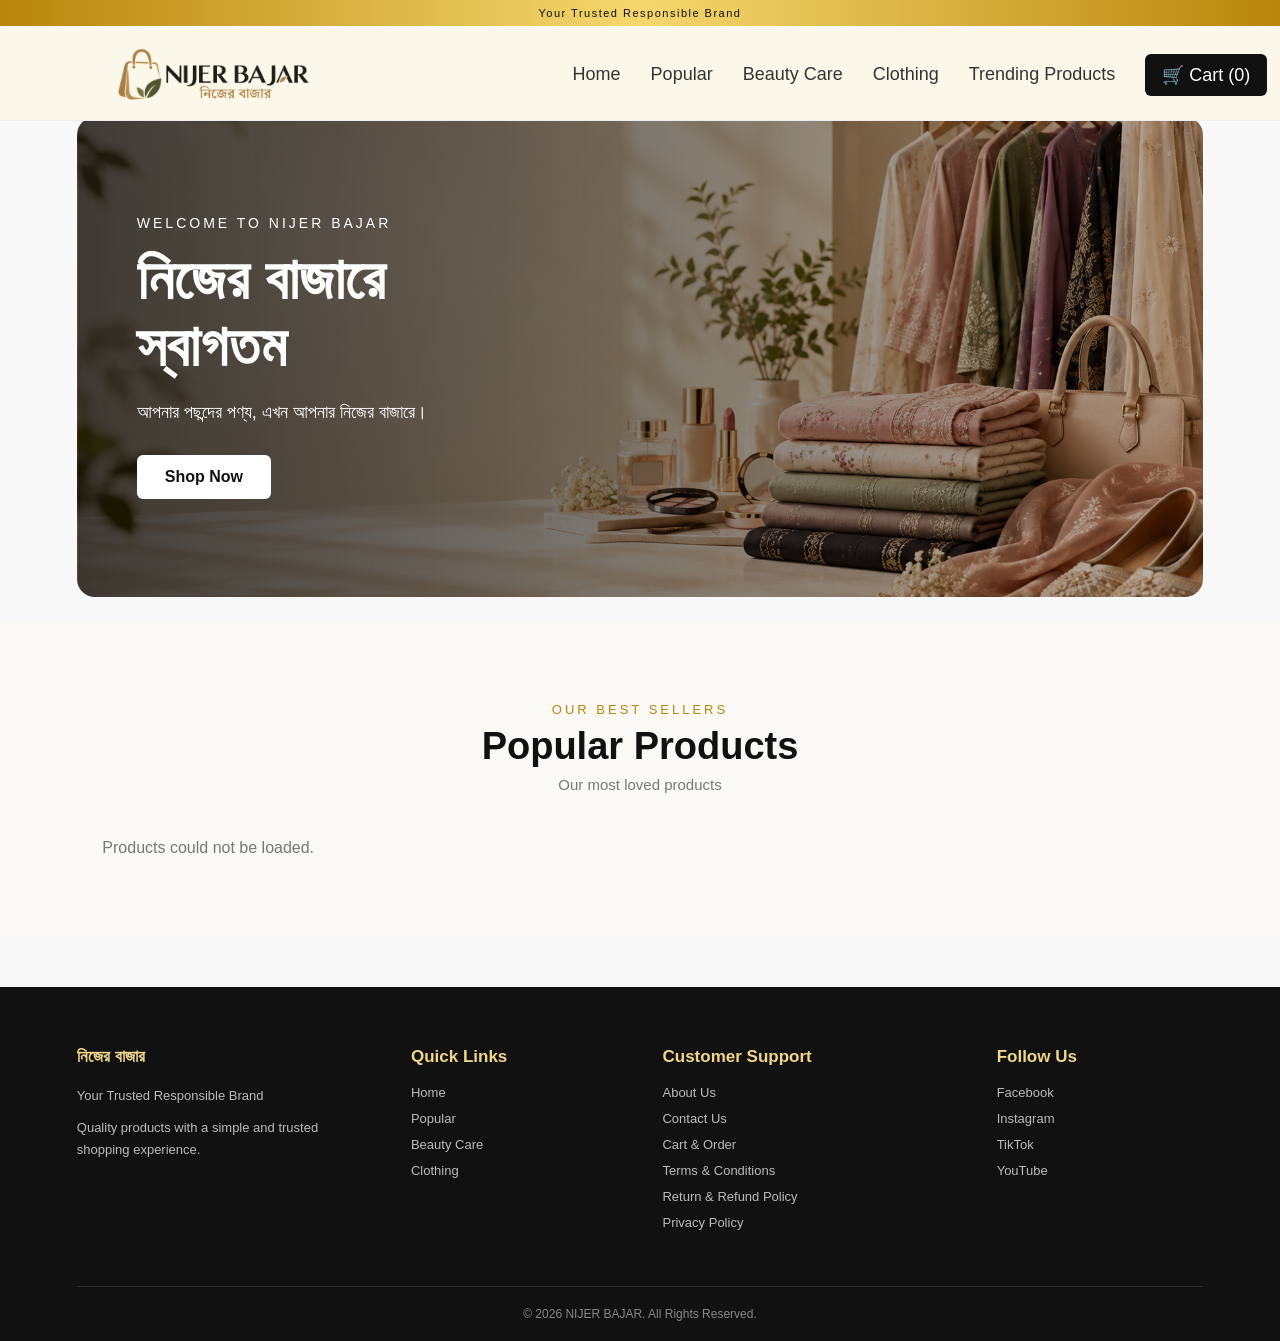
<file: index.html>
<!DOCTYPE html>
<html lang="bn">
<head>
    <meta charset="UTF-8">
    <meta name="viewport" content="width=device-width, initial-scale=1.0">

    <title>নিজের বাজার | Nijer Bajar</title>

    <link rel="stylesheet" href="style.css">

    <!-- Meta Pixel Code -->
<script>
!function(f,b,e,v,n,t,s)
{if(f.fbq)return;n=f.fbq=function(){n.callMethod?
n.callMethod.apply(n,arguments):n.queue.push(arguments)};
if(!f._fbq)f._fbq=n;n.push=n;n.loaded=!0;n.version='2.0';
n.queue=[];t=b.createElement(e);t.async=!0;
t.src=v;s=b.getElementsByTagName(e)[0];
s.parentNode.insertBefore(t,s)}(window, document,'script',
'https://connect.facebook.net/en_US/fbevents.js');
fbq('init', '977472208708861');
fbq('track', 'PageView');
</script>
<noscript><img height="1" width="1" style="display:none"
src="https://www.facebook.com/tr?id=977472208708861&ev=PageView&noscript=1"
/></noscript>
<!-- End Meta Pixel Code -->

    <!-- Google Tag Manager -->
<script>(function(w,d,s,l,i){w[l]=w[l]||[];w[l].push({'gtm.start':
new Date().getTime(),event:'gtm.js'});var f=d.getElementsByTagName(s)[0],
j=d.createElement(s),dl=l!='dataLayer'?'&l='+l:'';j.async=true;j.src=
'https://www.googletagmanager.com/gtm.js?id='+i+dl;f.parentNode.insertBefore(j,f);
})(window,document,'script','dataLayer','GTM-WKDDGDBN');</script>
<!-- End Google Tag Manager -->
</head>

<body>

    <!-- Google Tag Manager (noscript) -->
<noscript><iframe src="https://www.googletagmanager.com/ns.html?id=GTM-WKDDGDBN"
height="0" width="0" style="display:none;visibility:hidden"></iframe></noscript>
<!-- End Google Tag Manager (noscript) -->

    <!-- HEADER -->
    
    <div class="top-tagline">
    Your Trusted Responsible Brand
</div>

    <header class="header">
       <a href="index.html" class="logo">
    <img src="images/logo.png" alt="Nijer Bajar Logo">
</a>

        <nav class="nav">
            <a href="#">Home</a>
            <a href="popular.html">Popular</a>
            <a href="beauty.html">Beauty Care</a>
            <a href="clothing.html">Clothing</a>
            <a href="affiliate.html">Trending Products</a>

            <a href="cart.html" class="cart">🛒 Cart (0)</a>
        </nav>

    </header>

    <!-- HERO -->
    <section class="hero">

        <div class="hero-content">

            <p class="hero-small">WELCOME TO NIJER BAJAR</p>

            <h1>নিজের বাজারে<br>স্বাগতম</h1>

            <p class="hero-text">
                আপনার পছন্দের পণ্য, এখন আপনার নিজের বাজারে।
            </p>

            <a href="#popular" class="hero-btn">Shop Now</a>

        </div>

    </section>

    <!-- POPULAR PRODUCTS -->
<section class="products-section" id="popular">

    <div class="section-title">
        <p>OUR BEST SELLERS</p>
        <h2>Popular Products</h2>
        <span>Our most loved products</span>
    </div>

    <div class="product-grid" id="product-grid"></div>


</section>

<script src="script.js"></script>



<!-- FOOTER -->

<footer class="footer">

    <div class="footer-container">

        <!-- BRAND -->

        <div class="footer-column">

            <h3>নিজের বাজার</h3>

            <p>
                Your Trusted Responsible Brand
            </p>

            <p>
                Quality products with a simple and
                trusted shopping experience.
            </p>

        </div>


        <!-- QUICK LINKS -->

        <div class="footer-column">

            <h3>Quick Links</h3>

            <a href="index.html">
                Home
            </a>

            <a href="popular.html">
                Popular
            </a>

            <a href="beauty.html">
                Beauty Care
            </a>

            <a href="clothing.html">
                Clothing
            </a>

        </div>


        <!-- CUSTOMER SUPPORT -->

        <div class="footer-column">

            <h3>Customer Support</h3>

            <a href="about.html">
                About Us
            </a>

            <a href="contact.html">
                Contact Us
            </a>

            <a href="cart.html">
                Cart & Order
            </a>

            <a href="terms.html">
                Terms & Conditions
            </a>

            <a href="return-refund.html">
                Return & Refund Policy
            </a>

            <a href="privacy.html">
    Privacy Policy
</a>

        </div>


        <!-- FOLLOW US -->

        <div class="footer-column">

            <h3>Follow Us</h3>

            <a href="https://www.facebook.com/skdigitalhub" target="_blank">
                Facebook
            </a>

            <a href="#" target="_blank">
                Instagram
            </a>

            <a href="#" target="_blank">
                TikTok
            </a>

            <a href="#" target="_blank">
                YouTube
            </a>

        </div>

    </div>


    <!-- FOOTER BOTTOM -->

    <div class="footer-bottom">

        <p>
            © 2026 NIJER BAJAR. All Rights Reserved.
        </p>

    </div>

</footer>


</body>
</html>
</file>
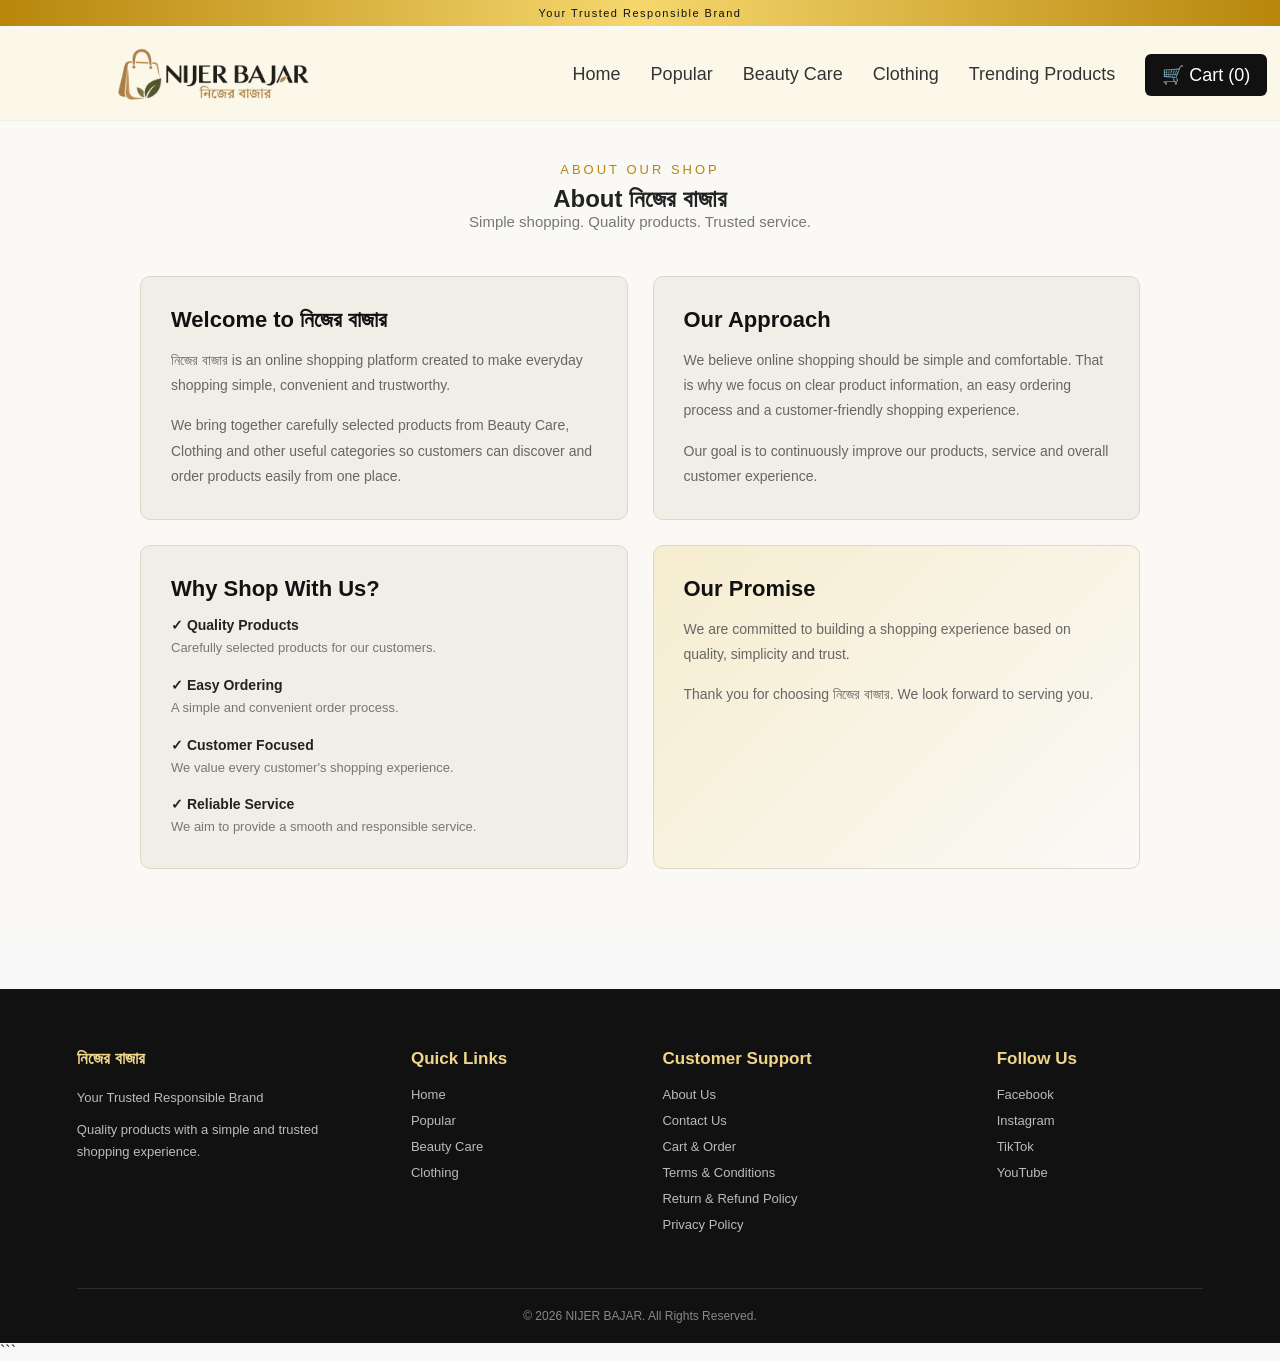
<file: about.html>
<!DOCTYPE html>
<html lang="bn">

<head>
    <meta charset="UTF-8">
    <meta name="viewport" content="width=device-width, initial-scale=1.0">

    <title>About Us | নিজের বাজার</title>

    <link rel="stylesheet" href="style.css">
</head>

<body>

    <!-- TOP TAGLINE -->

    <div class="top-tagline">
        Your Trusted Responsible Brand
    </div>


    <!-- HEADER -->

    <header class="header">

         
<a href="index.html" class="logo">
    <img src="images/logo.png" alt="Nijer Bajar Logo">
</a>

        <nav class="nav">

            <a href="index.html">Home</a>

            <a href="popular.html">Popular</a>

            <a href="beauty.html">Beauty Care</a>

            <a href="clothing.html">Clothing</a>
            <a href="affiliate.html">Trending Products</a>

            <a href="cart.html" class="cart">
                🛒 Cart (0)
            </a>

        </nav>

    </header>


    <!-- ABOUT PAGE -->

    <section class="about-page">

        <div class="section-title">

            <p>ABOUT OUR SHOP</p>

            <h1>About নিজের বাজার</h1>

            <span>
                Simple shopping. Quality products. Trusted service.
            </span>

        </div>


        <div class="about-container">


            <!-- ABOUT INTRO -->

            <div class="about-card">

                <h2>Welcome to নিজের বাজার</h2>

                <p>
                    নিজের বাজার is an online shopping platform created
                    to make everyday shopping simple, convenient and
                    trustworthy.
                </p>

                <p>
                    We bring together carefully selected products from
                    Beauty Care, Clothing and other useful categories
                    so customers can discover and order products
                    easily from one place.
                </p>

            </div>


            <!-- OUR APPROACH -->

            <div class="about-card">

                <h2>Our Approach</h2>

                <p>
                    We believe online shopping should be simple and
                    comfortable. That is why we focus on clear product
                    information, an easy ordering process and a
                    customer-friendly shopping experience.
                </p>

                <p>
                    Our goal is to continuously improve our products,
                    service and overall customer experience.
                </p>

            </div>


            <!-- WHY SHOP WITH US -->

            <div class="about-card">

                <h2>Why Shop With Us?</h2>

                <div class="about-points">

                    <div>
                        <strong>✓ Quality Products</strong>
                        <span>
                            Carefully selected products for our customers.
                        </span>
                    </div>

                    <div>
                        <strong>✓ Easy Ordering</strong>
                        <span>
                            A simple and convenient order process.
                        </span>
                    </div>

                    <div>
                        <strong>✓ Customer Focused</strong>
                        <span>
                            We value every customer's shopping experience.
                        </span>
                    </div>

                    <div>
                        <strong>✓ Reliable Service</strong>
                        <span>
                            We aim to provide a smooth and responsible service.
                        </span>
                    </div>

                </div>

            </div>


            <!-- OUR PROMISE -->

            <div class="about-card about-highlight">

                <h2>Our Promise</h2>

                <p>
                    We are committed to building a shopping experience
                    based on quality, simplicity and trust.
                </p>

                <p>
                    Thank you for choosing নিজের বাজার.
                    We look forward to serving you.
                </p>

            </div>


        </div>

    </section>


    <!-- FOOTER -->

    <footer class="footer">

        <div class="footer-container">


            <!-- BRAND -->

            <div class="footer-column">

                <h3>নিজের বাজার</h3>

                <p>
                    Your Trusted Responsible Brand
                </p>

                <p>
                    Quality products with a simple and
                    trusted shopping experience.
                </p>

            </div>


            <!-- QUICK LINKS -->

            <div class="footer-column">

                <h3>Quick Links</h3>

                <a href="index.html">
                    Home
                </a>

                <a href="popular.html">
                    Popular
                </a>

                <a href="beauty.html">
                    Beauty Care
                </a>

                <a href="clothing.html">
                    Clothing
                </a>

            </div>


            <!-- CUSTOMER SUPPORT -->

            <div class="footer-column">

                <h3>Customer Support</h3>

                <a href="about.html">
                    About Us
                </a>

                <a href="contact.html">
                    Contact Us
                </a>

                <a href="cart.html">
                    Cart & Order
                </a>

                <a href="terms.html">
                    Terms & Conditions
                </a>

                <a href="return-refund.html">
                    Return & Refund Policy
                </a>

                <a href="privacy.html">
    Privacy Policy
</a>

            </div>


            <!-- FOLLOW US -->

            <div class="footer-column">

                <h3>Follow Us</h3>

                <a href="#" target="_blank">
                    Facebook
                </a>

                <a href="#" target="_blank">
                    Instagram
                </a>

                <a href="#" target="_blank">
                    TikTok
                </a>

                <a href="#" target="_blank">
                    YouTube
                </a>

            </div>


        </div>


        <!-- FOOTER BOTTOM -->

        <div class="footer-bottom">

            <p>
                © 2026 NIJER BAJAR. All Rights Reserved.
            </p>

        </div>

    </footer>


    <!-- ABOUT PAGE CSS -->

    <style>

        .about-page {
            padding: 70px 6%;
            background: #faf9f6;
            min-height: 70vh;
        }

        .about-container {
            max-width: 1000px;
            margin: 0 auto;

            display: grid;
            grid-template-columns: repeat(2, 1fr);
            gap: 25px;
        }

        .about-card {
            background: #f1eee7;
            border: 1px solid #ddd7ca;
            border-radius: 10px;
            padding: 30px;
        }

        .about-card h2 {
            margin: 0 0 15px;
            color: #111111;
            font-size: 22px;
        }

        .about-card p {
            color: #666666;
            font-size: 14px;
            line-height: 1.8;
            margin: 0 0 15px;
        }

        .about-card p:last-child {
            margin-bottom: 0;
        }

        .about-points {
            display: flex;
            flex-direction: column;
            gap: 18px;
        }

        .about-points div {
            display: flex;
            flex-direction: column;
            gap: 5px;
        }

        .about-points strong {
            color: #222222;
            font-size: 14px;
        }

        .about-points span {
            color: #777777;
            font-size: 13px;
            line-height: 1.6;
        }

        .about-highlight {
            background: linear-gradient(
                135deg,
                #f6edcf,
                #faf9f6
            );
        }

        @media (max-width: 700px) {

            .about-page {
                padding: 50px 4%;
            }

            .about-container {
                grid-template-columns: 1fr;
                gap: 15px;
            }

            .about-card {
                padding: 22px;
            }

            .about-card h2 {
                font-size: 19px;
            }

        }

    </style>


</body>
</html>
```
</file>
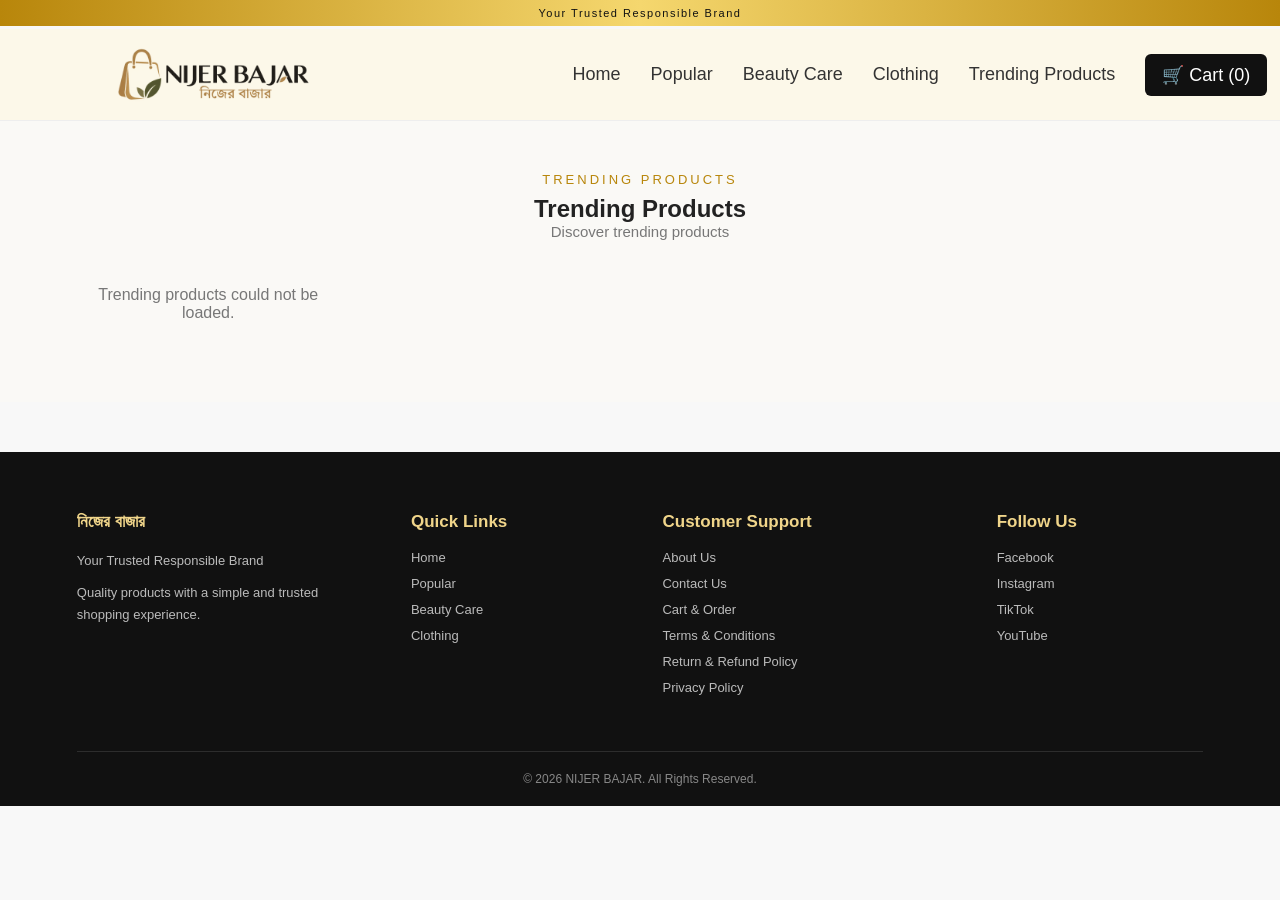
<file: affiliate.html>
<!DOCTYPE html>
<html lang="en">

<head>

    <meta charset="UTF-8">

    <meta
        name="viewport"
        content="width=device-width, initial-scale=1.0"
    >

    <title>Trending Products | NIJER BAJAR</title>

    <link
        rel="stylesheet"
        href="style.css"
    >

</head>


<body>


   
<div class="top-tagline">
    Your Trusted Responsible Brand
</div>

<header class="header">

      
<a href="index.html" class="logo">
    <img src="images/logo.png" alt="Nijer Bajar Logo">
</a>

    <nav class="nav">

        <a href="index.html">
            Home
        </a>

        <a href="popular.html">
            Popular
        </a>

        <a href="beauty.html">
            Beauty Care
        </a>

        <a href="clothing.html">
            Clothing
        </a>

        <a href="affiliate.html">
            Trending Products
        </a>

        <a href="cart.html" class="cart">
            🛒 Cart (0)
        </a>

    </nav>

</header>


    <!-- Trending Products Section -->

    <section class="products-section">


        <div class="section-title">

            <p>
                TRENDING PRODUCTS
            </p>

            <h1>
                Trending Products
            </h1>

            <span>
                Discover trending products
            </span>

        </div>



        <!-- Products will load automatically -->

        <div
            class="product-grid"
            id="affiliate-product-grid"
        >

        </div>


    </section>



    <!-- Affiliate Products API -->

    <script>

        const AFFILIATE_API_URL =
            "https://script.google.com/macros/s/AKfycbyMnxQWKH3M7kCQQsHhf91heihs9bg5zdpIxxgKq-N6Jg46a9NykRscsxrUrvdR1-1UhQ/exec?type=affiliate";


        const affiliateGrid =
            document.getElementById(
                "affiliate-product-grid"
            );


        if (affiliateGrid) {

            fetch(AFFILIATE_API_URL)

                .then(function(response) {

                    return response.json();

                })


                .then(function(products) {

                    affiliateGrid.innerHTML = "";


                    products.forEach(function(product) {


                        const card =
                            document.createElement("div");


                        card.className =
                            "product-card";


                        card.innerHTML = `

                            <div class="product-image">

                                <img
                                    src="${product['Image URL']}"
                                    alt="${product['Product Name']}"
                                >

                            </div>


                            <div class="product-info">


                                <p class="product-category">
                                    Trending
                                </p>


                                <h3>
                                    ${product['Product Name']}
                                </h3>


                                <p style="font-size:13px;color:#777;margin-bottom:10px;line-height:1.5;">
                                    ${product.Description}
                                </p>


                                <div class="rating">
                                    ${'★'.repeat(
                                        Number(product.Rating) || 0
                                    )}
                                </div>


                                <div class="price">

                                    <span>
                                        ৳${product.Price}
                                    </span>


                                    ${
                                        product['Old Price']
                                        ? `<del>৳${product['Old Price']}</del>`
                                        : ''
                                    }

                                </div>


                                <div class="product-buttons">

                                    <button
                                        class="buy-btn"
                                        type="button"
                                    >
                                        Buy Now
                                    </button>

                                </div>


                            </div>

                        `;


                        const buyButton =
                            card.querySelector(
                                ".buy-btn"
                            );


                        buyButton.addEventListener(
                            "click",
                            function() {


                                if (
                                    product["Affiliate URL"]
                                ) {


                                    window.open(
                                        product["Affiliate URL"],
                                        "_blank"
                                    );


                                } else {


                                    alert(
                                        "Product link is not available."
                                    );


                                }

                            }
                        );


                        affiliateGrid.appendChild(
                            card
                        );


                    });

                })


                .catch(function(error) {


                    console.error(
                        "Affiliate product loading error:",
                        error
                    );


                    affiliateGrid.innerHTML = `

                        <p style="text-align:center;width:100%;color:#777;">
                            Trending products could not be loaded.
                        </p>

                    `;


                });

        }

    </script>



    <!-- FOOTER -->

<footer class="footer">

    <div class="footer-container">

        <!-- BRAND -->

        <div class="footer-column">

            <h3>নিজের বাজার</h3>

            <p>
                Your Trusted Responsible Brand
            </p>

            <p>
                Quality products with a simple and
                trusted shopping experience.
            </p>

        </div>


        <!-- QUICK LINKS -->

        <div class="footer-column">

            <h3>Quick Links</h3>

            <a href="index.html">
                Home
            </a>

            <a href="popular.html">
                Popular
            </a>

            <a href="beauty.html">
                Beauty Care
            </a>

            <a href="clothing.html">
                Clothing
            </a>

        </div>


        <!-- CUSTOMER SUPPORT -->

        <div class="footer-column">

            <h3>Customer Support</h3>

            <a href="about.html">
                About Us
            </a>

            <a href="contact.html">
                Contact Us
            </a>

            <a href="cart.html">
                Cart & Order
            </a>

            <a href="terms.html">
                Terms & Conditions
            </a>

            <a href="return-refund.html">
                Return & Refund Policy
            </a>

            <a href="privacy.html">
    Privacy Policy
</a>

        </div>


        <!-- FOLLOW US -->

        <div class="footer-column">

            <h3>Follow Us</h3>

            <a href="#" target="_blank">
                Facebook
            </a>

            <a href="#" target="_blank">
                Instagram
            </a>

            <a href="#" target="_blank">
                TikTok
            </a>

            <a href="#" target="_blank">
                YouTube
            </a>

        </div>

    </div>


    <!-- FOOTER BOTTOM -->

    <div class="footer-bottom">

        <p>
            © 2026 NIJER BAJAR. All Rights Reserved.
        </p>

    </div>

</footer>


</body>
</html>
</file>
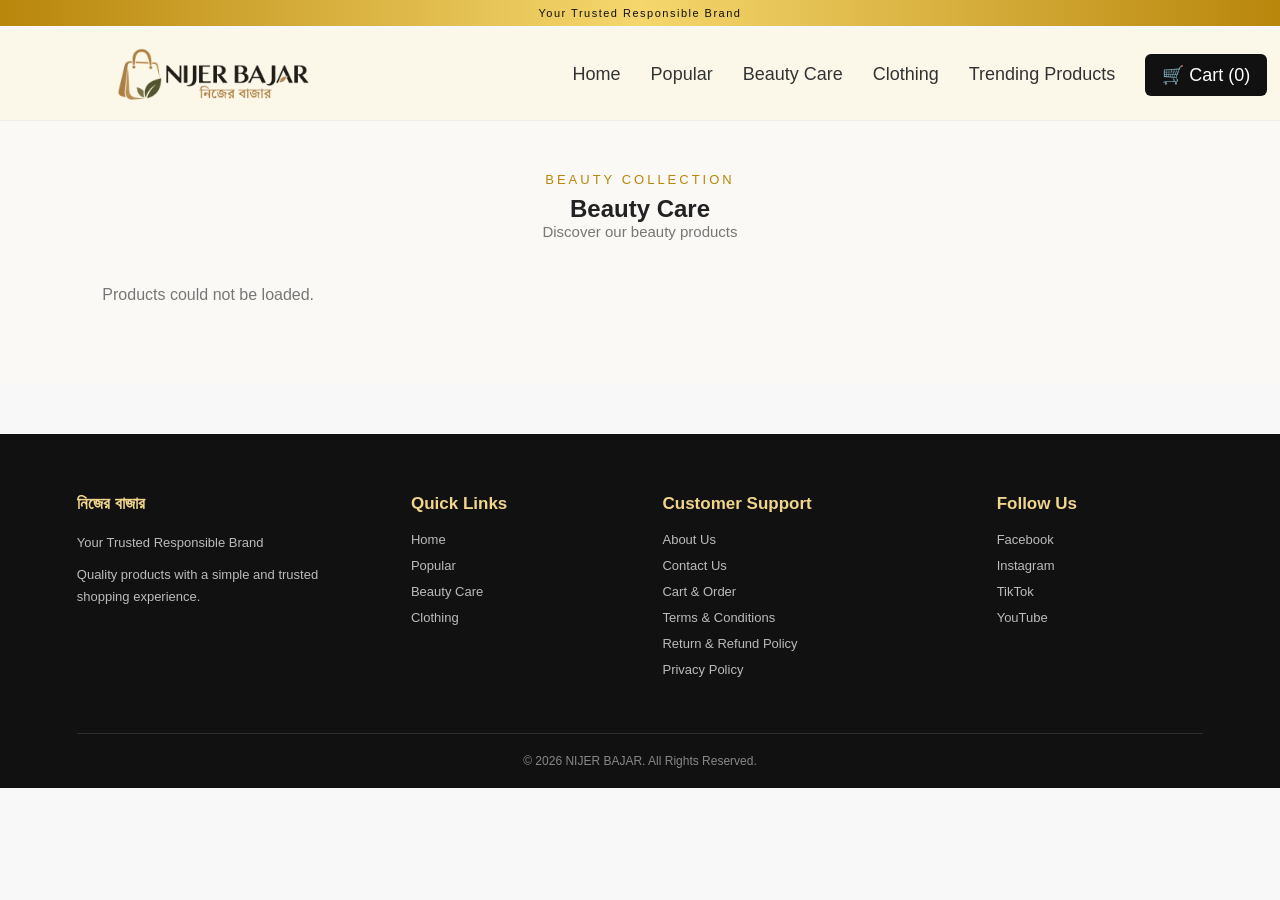
<file: beauty.html>
<!DOCTYPE html>
<html lang="bn">

<head>
    <meta charset="UTF-8">
    <meta name="viewport" content="width=device-width, initial-scale=1.0">

    <title>Beauty Care | নিজের বাজার</title>

    <link rel="stylesheet" href="style.css">
</head>

<body>

    <!-- HEADER -->
     <div class="top-tagline">
    Your Trusted Responsible Brand
</div>

    <header class="header">

         
<a href="index.html" class="logo">
    <img src="images/logo.png" alt="Nijer Bajar Logo">
</a>


        <nav class="nav">
            <a href="index.html">Home</a>
            <a href="popular.html">Popular</a>
            <a href="beauty.html">Beauty Care</a>
            <a href="clothing.html">Clothing</a>

            <a href="affiliate.html">Trending Products</a>
            <a href="cart.html" class="cart">🛒 Cart (0)</a>
        </nav>

    </header>


    <!-- BEAUTY CARE PRODUCTS -->

    <section class="products-section">

        <div class="section-title">

            <p>BEAUTY COLLECTION</p>

            <h1>Beauty Care</h1>

            <span>
                Discover our beauty products
            </span>

        </div>

<div class="product-grid" id="product-grid">
</div>
        
    </section>

    <script src="script.js"></script>

<!-- FOOTER -->

<footer class="footer">

    <div class="footer-container">

        <!-- BRAND -->

        <div class="footer-column">

            <h3>নিজের বাজার</h3>

            <p>
                Your Trusted Responsible Brand
            </p>

            <p>
                Quality products with a simple and
                trusted shopping experience.
            </p>

        </div>


        <!-- QUICK LINKS -->

        <div class="footer-column">

            <h3>Quick Links</h3>

            <a href="index.html">
                Home
            </a>

            <a href="popular.html">
                Popular
            </a>

            <a href="beauty.html">
                Beauty Care
            </a>

            <a href="clothing.html">
                Clothing
            </a>

        </div>


        <!-- CUSTOMER SUPPORT -->

        <div class="footer-column">

            <h3>Customer Support</h3>

            <a href="about.html">
                About Us
            </a>

            <a href="contact.html">
                Contact Us
            </a>

            <a href="cart.html">
                Cart & Order
            </a>

            <a href="terms.html">
                Terms & Conditions
            </a>

            <a href="return-refund.html">
                Return & Refund Policy
            </a>

            <a href="privacy.html">
    Privacy Policy
</a>

        </div>


        <!-- FOLLOW US -->

        <div class="footer-column">

            <h3>Follow Us</h3>

            <a href="#" target="_blank">
                Facebook
            </a>

            <a href="#" target="_blank">
                Instagram
            </a>

            <a href="#" target="_blank">
                TikTok
            </a>

            <a href="#" target="_blank">
                YouTube
            </a>

        </div>

    </div>


    <!-- FOOTER BOTTOM -->

    <div class="footer-bottom">

        <p>
            © 2026 NIJER BAJAR. All Rights Reserved.
        </p>

    </div>

</footer>


</body>

</html>
</file>
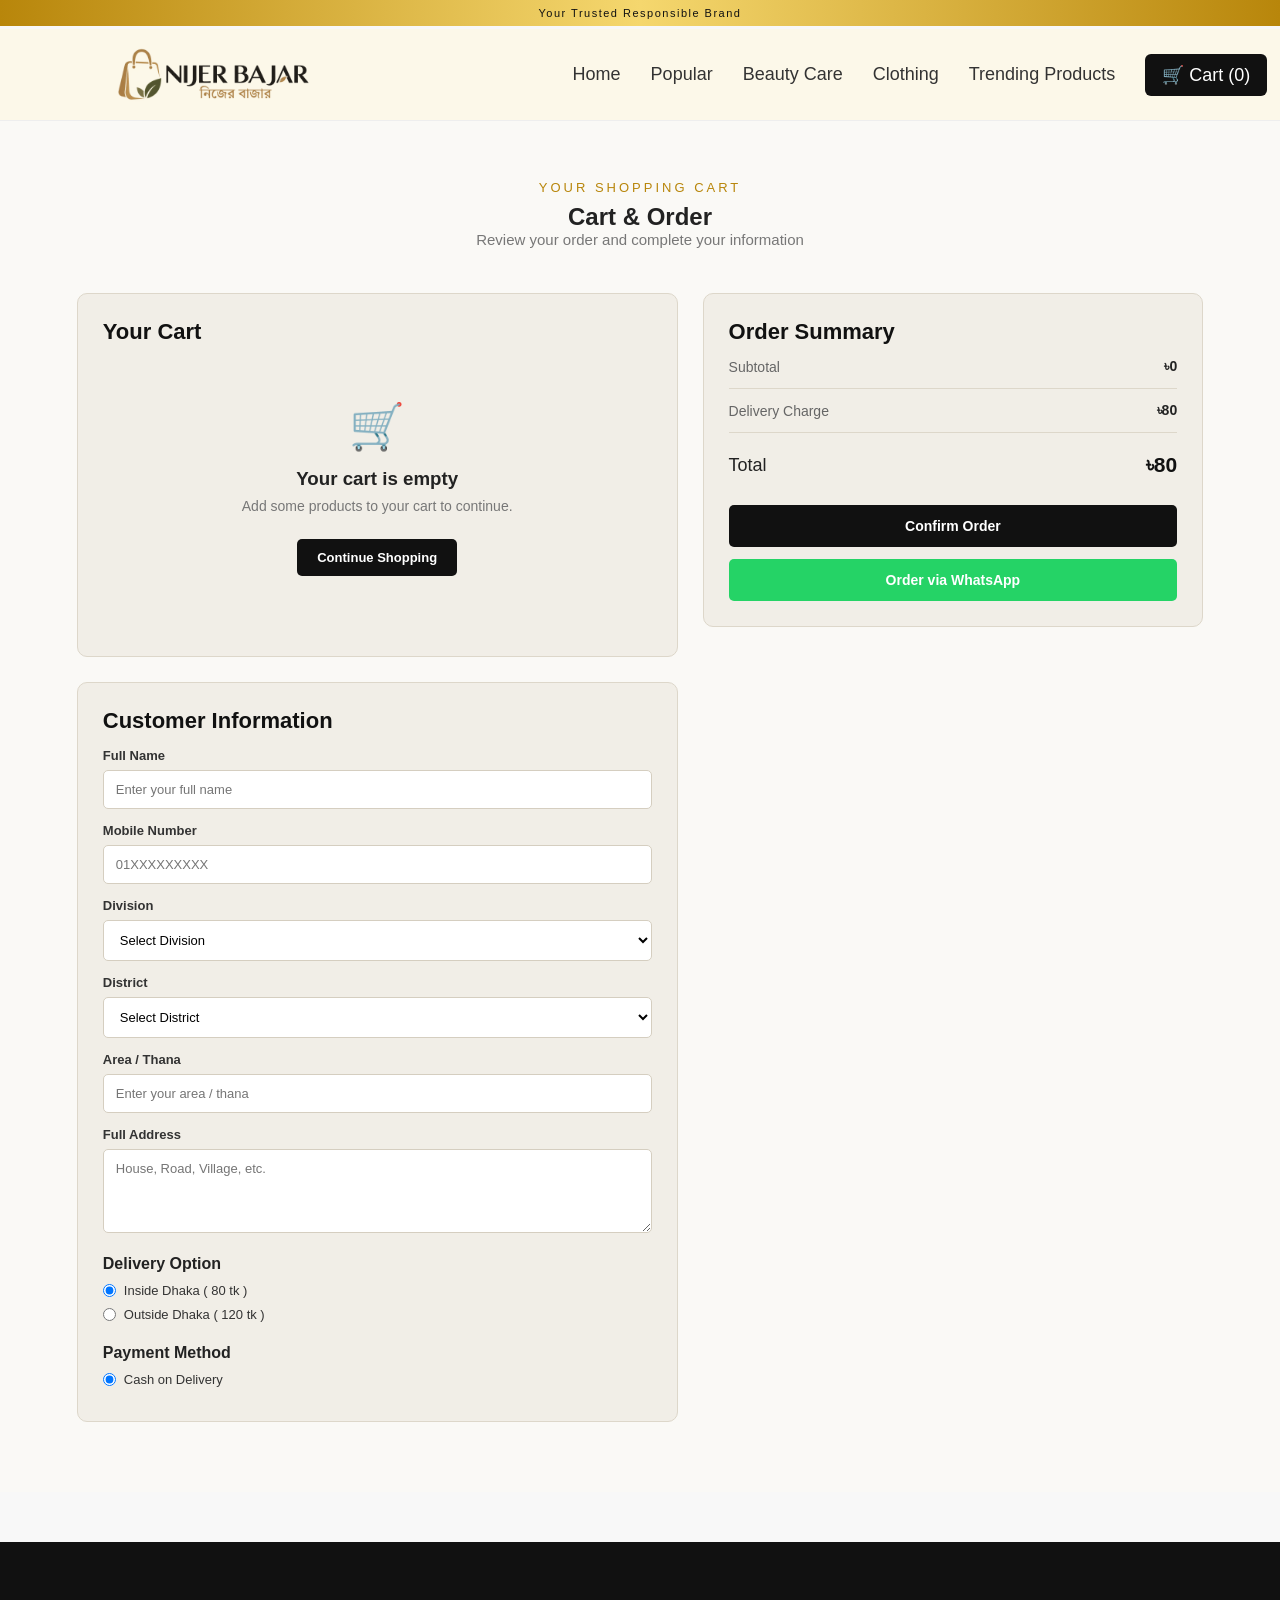
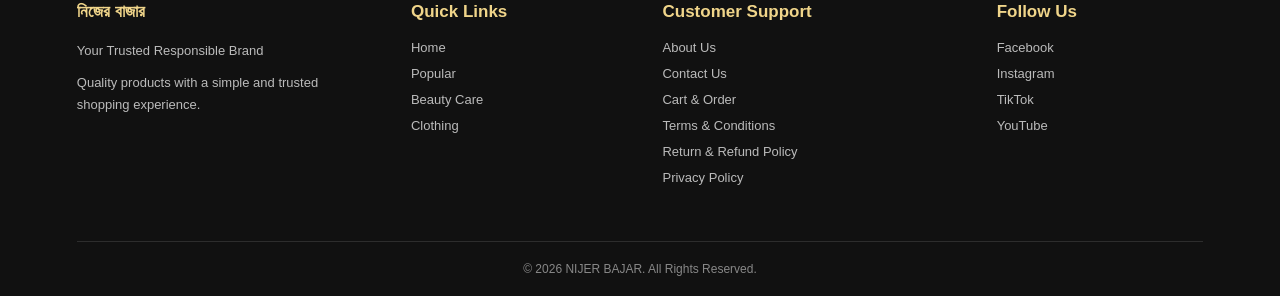
<file: cart.html>
```html
<!DOCTYPE html>
<html lang="bn">

<head>

    <meta charset="UTF-8">

    <meta name="viewport" content="width=device-width, initial-scale=1.0">

    <title>Cart | নিজের বাজার</title>

    <link rel="stylesheet" href="style.css">

</head>


<body>

    <!-- TOP TAGLINE -->

    <div class="top-tagline">
        Your Trusted Responsible Brand
    </div>


    <!-- HEADER -->

    <header class="header">

         
<a href="index.html" class="logo">
    <img src="images/logo.png" alt="Nijer Bajar Logo">
</a>


        <nav class="nav">

            <a href="index.html">Home</a>

            <a href="popular.html">Popular</a>

            <a href="beauty.html">Beauty Care</a>

            <a href="clothing.html">Clothing</a>

            <a href="affiliate.html">Trending Products</a>

            <a href="cart.html" class="cart">
                🛒 Cart (0)
            </a>

        </nav>

    </header>


    <!-- CART PAGE -->

    <section class="cart-page">

        <div class="section-title">

            <p>YOUR SHOPPING CART</p>

            <h1>Cart & Order</h1>

            <span>
                Review your order and complete your information
            </span>

        </div>


        <div class="cart-layout">


            <!-- CART ITEMS -->

            <div class="cart-items">

                <h2>Your Cart</h2>

                <div id="cart-items-container">

                    <div class="empty-cart">

                        <div class="empty-cart-icon">
                            🛒
                        </div>

                        <h3>
                            Your cart is empty
                        </h3>

                        <p>
                            Add some products to your cart to continue.
                        </p>

                        <a href="index.html" class="continue-btn">
                            Continue Shopping
                        </a>

                    </div>

                </div>

            </div>


            <!-- CUSTOMER INFORMATION -->

           <div class="customer-form" id="customer-information">

                <h2>Customer Information</h2>

                <form>

                    <!-- NAME -->

                    <label for="name">
                        Full Name
                    </label>

                    <input
                        type="text"
                        id="name"
                        name="name"
                        placeholder="Enter your full name"
                        required
                    >


                    <!-- MOBILE -->

                    <label for="mobile">
                        Mobile Number
                    </label>

                    <input
                        type="tel"
                        id="mobile"
                        name="mobile"
                        placeholder="01XXXXXXXXX"
                        required
                    >


                    <!-- DIVISION -->

                    <label for="division">
                        Division
                    </label>

                    <select
                        id="division"
                        name="division"
                        required
                    >

                        <option value="">
                            Select Division
                        </option>

                        <option value="Dhaka">
                            Dhaka
                        </option>

                        <option value="Chattogram">
                            Chattogram
                        </option>

                        <option value="Rajshahi">
                            Rajshahi
                        </option>

                        <option value="Khulna">
                            Khulna
                        </option>

                        <option value="Barishal">
                            Barishal
                        </option>

                        <option value="Sylhet">
                            Sylhet
                        </option>

                        <option value="Rangpur">
                            Rangpur
                        </option>

                        <option value="Mymensingh">
                            Mymensingh
                        </option>

                    </select>


                    <!-- DISTRICT -->

                    <label for="district">
                        District
                    </label>

                    <select
                        id="district"
                        name="district"
                        required
                    >

                        <option value="">
                            Select District
                        </option>

                    </select>


                    <!-- AREA -->

                    <label for="area">
                        Area / Thana
                    </label>

                    <input
                        type="text"
                        id="area"
                        name="area"
                        placeholder="Enter your area / thana"
                        required
                    >


                    <!-- FULL ADDRESS -->

                    <label for="address">
                        Full Address
                    </label>

                    <textarea
                        id="address"
                        name="address"
                        rows="4"
                        placeholder="House, Road, Village, etc."
                        required
                    ></textarea>


                    <!-- DELIVERY -->

                    <h3 class="form-heading">
                        Delivery Option
                    </h3>


                    <label class="radio-option">

                        <input
                            type="radio"
                            name="delivery"
                            value="inside"
                            checked
                        >

                        Inside Dhaka ( 80 tk )

                    </label>


                    <label class="radio-option">

                        <input
                            type="radio"
                            name="delivery"
                            value="outside"
                        >

                        Outside Dhaka ( 120 tk )

                    </label>


                    <!-- PAYMENT -->

                    <h3 class="form-heading">
                        Payment Method
                    </h3>


                    <label class="radio-option">

                        <input
                            type="radio"
                            name="payment"
                            value="cod"
                            checked
                        >

                        Cash on Delivery

                    </label>

                </form>

            </div>


            <!-- ORDER SUMMARY -->

            <div class="order-summary">

                <h2>
                    Order Summary
                </h2>


                <div class="summary-row">

                    <span>
                        Subtotal
                    </span>

                    <strong>
                        ৳0
                    </strong>

                </div>


                <div class="summary-row">

                    <span>
                        Delivery Charge
                    </span>

                    <strong>
                        ৳0
                    </strong>

                </div>


                <div class="summary-total">

                    <span>
                        Total
                    </span>

                    <strong>
                        ৳0
                    </strong>

                </div>


                <button
                    type="button"
                    class="confirm-order-btn"
                    id="confirm-order-btn"
                >
                    Confirm Order
                </button>

                
<button
    type="button"
    class="whatsapp-order-btn"
    id="whatsapp-order-btn">
    Order via WhatsApp
</button>


            </div>

        </div>

    </section>


    <!-- SUCCESS POPUP -->

    <div
        class="success-modal"
        id="success-modal"
    >

        <div class="success-card">

            <div class="success-icon">
                ✓
            </div>

            <h2>
                Order Placed Successfully!
            </h2>

            <p>
                Thank you for shopping with Nijer Bajar.
            </p>

            <button
                type="button"
                id="success-ok-btn"
            >
                OK
            </button>

        </div>

    </div>


    <!-- JAVASCRIPT -->

    <script src="script.js"></script>

<!-- FOOTER -->

<footer class="footer">

    <div class="footer-container">

        <!-- BRAND -->

        <div class="footer-column">

            <h3>নিজের বাজার</h3>

            <p>
                Your Trusted Responsible Brand
            </p>

            <p>
                Quality products with a simple and
                trusted shopping experience.
            </p>

        </div>


        <!-- QUICK LINKS -->

        <div class="footer-column">

            <h3>Quick Links</h3>

            <a href="index.html">
                Home
            </a>

            <a href="popular.html">
                Popular
            </a>

            <a href="beauty.html">
                Beauty Care
            </a>

            <a href="clothing.html">
                Clothing
            </a>

        </div>


        <!-- CUSTOMER SUPPORT -->

        <div class="footer-column">

            <h3>Customer Support</h3>

            <a href="about.html">
                About Us
            </a>

            <a href="contact.html">
                Contact Us
            </a>

            <a href="cart.html">
                Cart & Order
            </a>

            <a href="terms.html">
                Terms & Conditions
            </a>

            <a href="return-refund.html">
                Return & Refund Policy
            </a>

            <a href="privacy.html">
    Privacy Policy
</a>

        </div>


        <!-- FOLLOW US -->

        <div class="footer-column">

            <h3>Follow Us</h3>

            <a href="#" target="_blank">
                Facebook
            </a>

            <a href="#" target="_blank">
                Instagram
            </a>

            <a href="#" target="_blank">
                TikTok
            </a>

            <a href="#" target="_blank">
                YouTube
            </a>

        </div>

    </div>


    <!-- FOOTER BOTTOM -->

    <div class="footer-bottom">

        <p>
            © 2026 NIJER BAJAR. All Rights Reserved.
        </p>

    </div>

</footer>


</body>

</html>
</file>
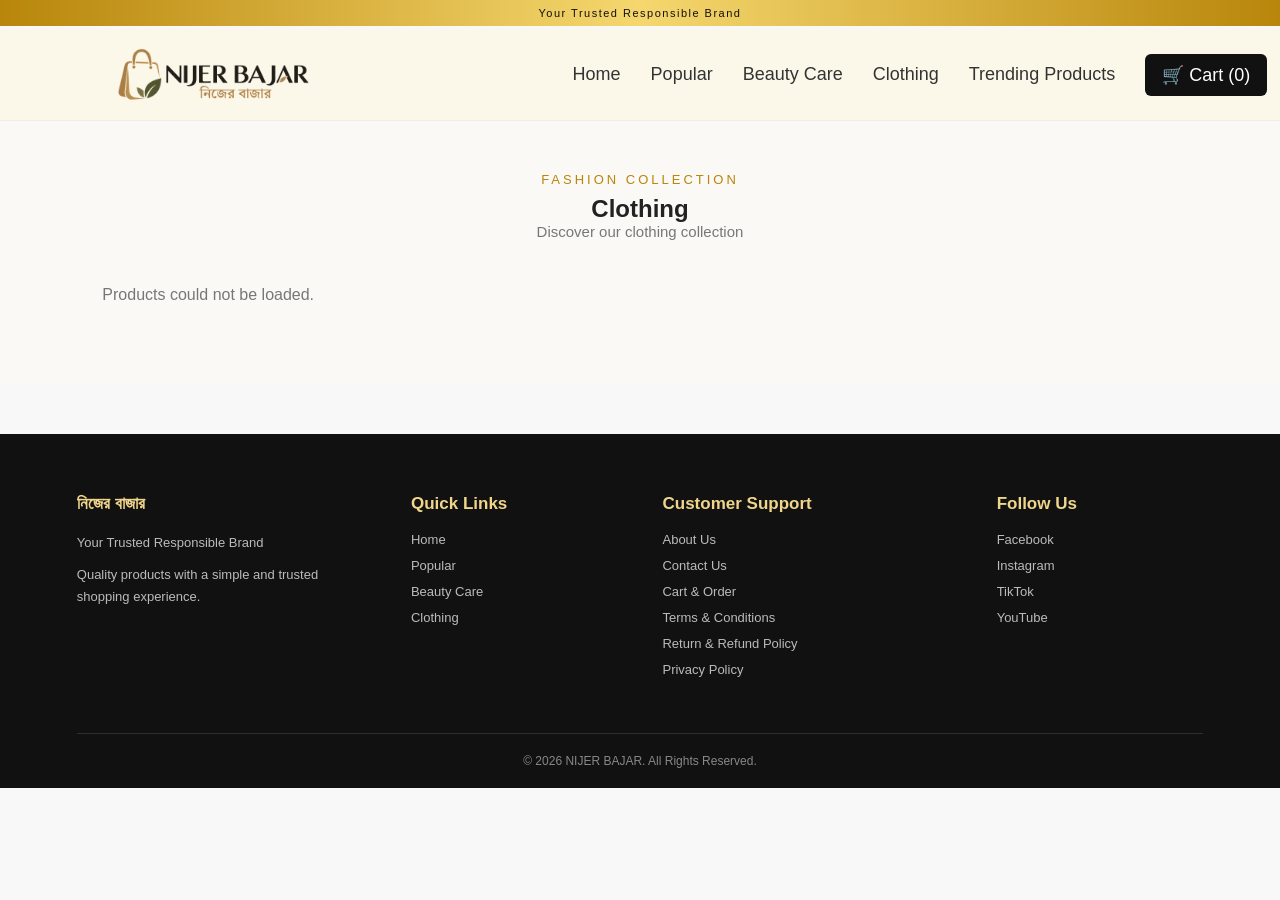
<file: clothing.html>
<!DOCTYPE html>
<html lang="bn">

<head>
    <meta charset="UTF-8">
    <meta name="viewport" content="width=device-width, initial-scale=1.0">

    <title>Clothing | নিজের বাজার</title>

    <link rel="stylesheet" href="style.css">
</head>

<body>

    <!-- HEADER -->

    <div class="top-tagline">
        Your Trusted Responsible Brand
    </div>

    <header class="header">

         
<a href="index.html" class="logo">
    <img src="images/logo.png" alt="Nijer Bajar Logo">
</a>

        <nav class="nav">

            <a href="index.html">
                Home
            </a>

            <a href="popular.html">
                Popular
            </a>

            <a href="beauty.html">
                Beauty Care
            </a>

            <a href="clothing.html">
                Clothing
            </a>

            <a href="affiliate.html">Trending Products</a>

            <a href="cart.html" class="cart">
                🛒 Cart (0)
            </a>

        </nav>

    </header>


    <!-- CLOTHING PRODUCTS -->

    <section class="products-section">

        <div class="section-title">

            <p>
                FASHION COLLECTION
            </p>

            <h1>
                Clothing
            </h1>

            <span>
                Discover our clothing collection
            </span>

        </div>


        <!-- PRODUCTS WILL LOAD AUTOMATICALLY FROM GOOGLE SHEET -->

        <div class="product-grid" id="product-grid">
        </div>


    </section>


    <script src="script.js"></script>


    <!-- FOOTER -->

    <footer class="footer">

        <div class="footer-container">


            <!-- BRAND -->

            <div class="footer-column">

                <h3>
                    নিজের বাজার
                </h3>

                <p>
                    Your Trusted Responsible Brand
                </p>

                <p>
                    Quality products with a simple and
                    trusted shopping experience.
                </p>

            </div>


            <!-- QUICK LINKS -->

            <div class="footer-column">

                <h3>
                    Quick Links
                </h3>

                <a href="index.html">
                    Home
                </a>

                <a href="popular.html">
                    Popular
                </a>

                <a href="beauty.html">
                    Beauty Care
                </a>

                <a href="clothing.html">
                    Clothing
                </a>

            </div>


            <!-- CUSTOMER SUPPORT -->

            <div class="footer-column">

                <h3>
                    Customer Support
                </h3>

                <a href="about.html">
                    About Us
                </a>

                <a href="contact.html">
                    Contact Us
                </a>

                <a href="cart.html">
                    Cart & Order
                </a>

                <a href="terms.html">
                    Terms & Conditions
                </a>

                <a href="return-refund.html">
                    Return & Refund Policy
                </a>

                <a href="privacy.html">
                    Privacy Policy
                </a>

            </div>


            <!-- FOLLOW US -->

            <div class="footer-column">

                <h3>
                    Follow Us
                </h3>

                <a href="#" target="_blank">
                    Facebook
                </a>

                <a href="#" target="_blank">
                    Instagram
                </a>

                <a href="#" target="_blank">
                    TikTok
                </a>

                <a href="#" target="_blank">
                    YouTube
                </a>

            </div>

        </div>


        <!-- FOOTER BOTTOM -->

        <div class="footer-bottom">

            <p>
                © 2026 NIJER BAJAR. All Rights Reserved.
            </p>

        </div>

    </footer>


</body>

</html>
</file>
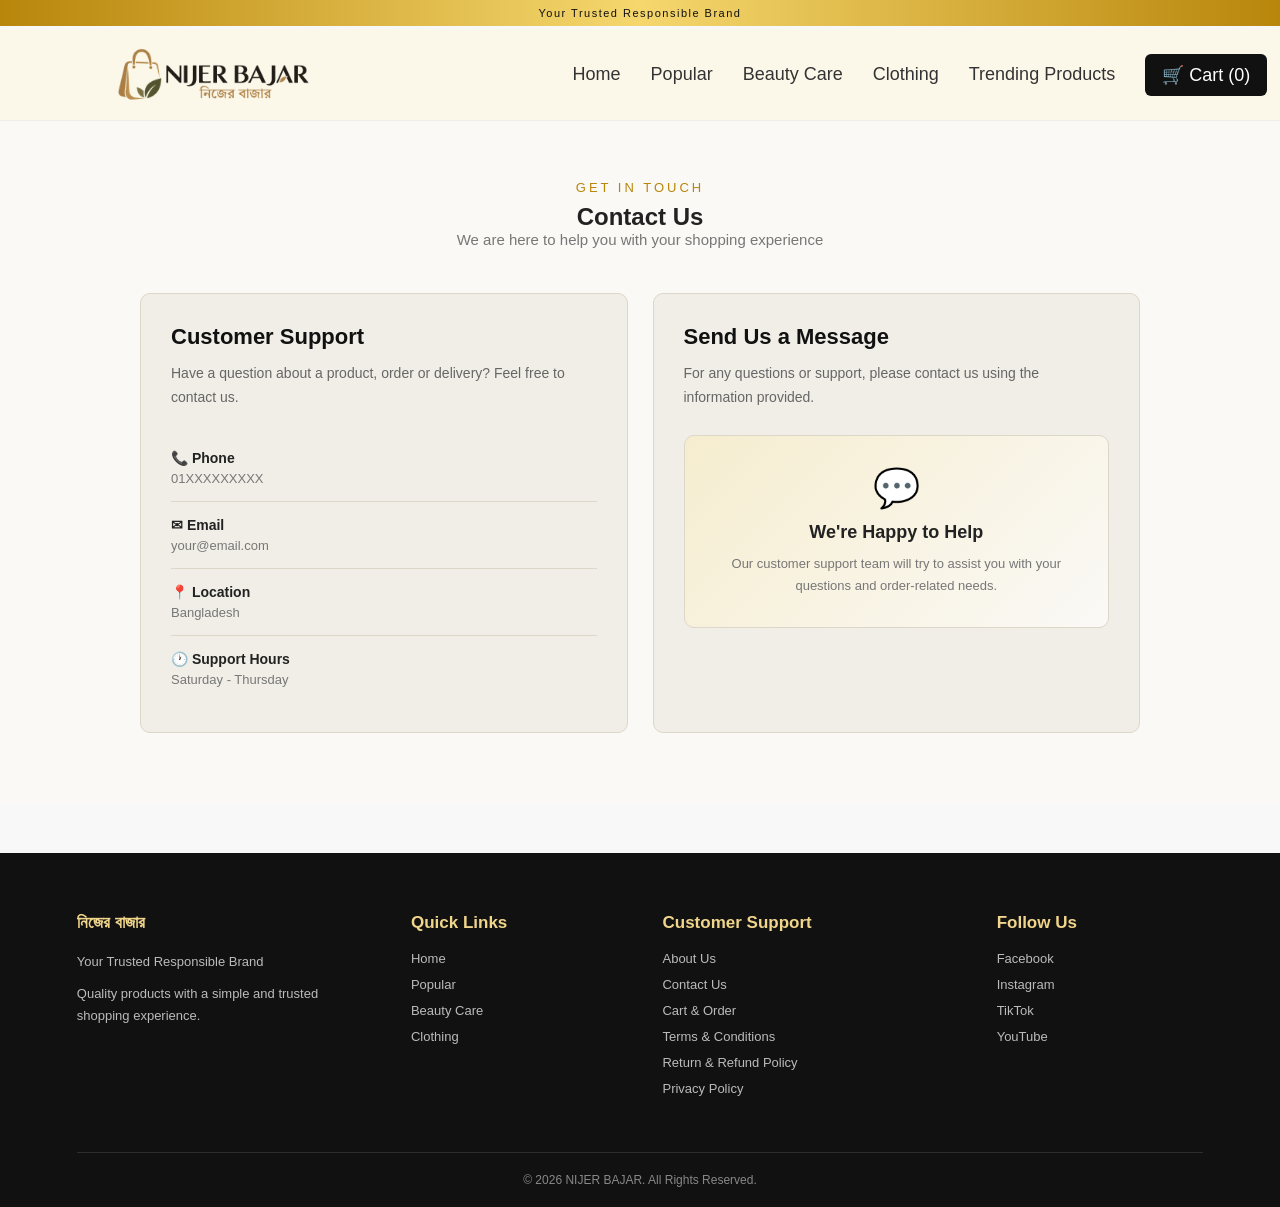
<file: contact.html>
```html
<!DOCTYPE html>
<html lang="bn">

<head>
    <meta charset="UTF-8">
    <meta name="viewport" content="width=device-width, initial-scale=1.0">

    <title>Contact Us | নিজের বাজার</title>

    <link rel="stylesheet" href="style.css">
</head>

<body>

    <!-- TOP TAGLINE -->

    <div class="top-tagline">
        Your Trusted Responsible Brand
    </div>


    <!-- HEADER -->

    <header class="header">

         
<a href="index.html" class="logo">
    <img src="images/logo.png" alt="Nijer Bajar Logo">
</a>


        <nav class="nav">

            <a href="index.html">Home</a>

            <a href="popular.html">Popular</a>

            <a href="beauty.html">Beauty Care</a>

            <a href="clothing.html">Clothing</a>

            <a href="affiliate.html">Trending Products</a>

            <a href="cart.html" class="cart">
                🛒 Cart (0)
            </a>

        </nav>

    </header>


    <!-- CONTACT PAGE -->

    <section class="contact-page">

        <div class="section-title">

            <p>GET IN TOUCH</p>

            <h1>Contact Us</h1>

            <span>
                We are here to help you with your shopping experience
            </span>

        </div>


        <div class="contact-container">


            <!-- CONTACT INFORMATION -->

            <div class="contact-card">

                <h2>Customer Support</h2>

                <p>
                    Have a question about a product, order or delivery?
                    Feel free to contact us.
                </p>


                <div class="contact-item">

                    <strong>📞 Phone</strong>

                    <span>
                        01XXXXXXXXX
                    </span>

                </div>


                <div class="contact-item">

                    <strong>✉ Email</strong>

                    <span>
                        your@email.com
                    </span>

                </div>


                <div class="contact-item">

                    <strong>📍 Location</strong>

                    <span>
                        Bangladesh
                    </span>

                </div>


                <div class="contact-item">

                    <strong>🕐 Support Hours</strong>

                    <span>
                        Saturday - Thursday
                    </span>

                </div>

            </div>


            <!-- CONTACT MESSAGE -->

            <div class="contact-card">

                <h2>Send Us a Message</h2>

                <p>
                    For any questions or support, please contact us
                    using the information provided.
                </p>


                <div class="contact-message">

                    <div class="message-icon">
                        💬
                    </div>

                    <h3>
                        We're Happy to Help
                    </h3>

                    <p>
                        Our customer support team will try to assist
                        you with your questions and order-related needs.
                    </p>

                </div>

            </div>


        </div>

    </section>


    <!-- FOOTER -->

    <footer class="footer">

        <div class="footer-container">


            <!-- BRAND -->

            <div class="footer-column">

                <h3>নিজের বাজার</h3>

                <p>
                    Your Trusted Responsible Brand
                </p>

                <p>
                    Quality products with a simple and
                    trusted shopping experience.
                </p>

            </div>


            <!-- QUICK LINKS -->

            <div class="footer-column">

                <h3>Quick Links</h3>

                <a href="index.html">
                    Home
                </a>

                <a href="popular.html">
                    Popular
                </a>

                <a href="beauty.html">
                    Beauty Care
                </a>

                <a href="clothing.html">
                    Clothing
                </a>

            </div>


            <!-- CUSTOMER SUPPORT -->

            <div class="footer-column">

                <h3>Customer Support</h3>

                <a href="about.html">
                    About Us
                </a>

                <a href="contact.html">
                    Contact Us
                </a>

                <a href="cart.html">
                    Cart & Order
                </a>

                <a href="terms.html">
                    Terms & Conditions
                </a>

                <a href="return-refund.html">
                    Return & Refund Policy
                </a>

                <a href="privacy.html">
    Privacy Policy
</a>

            </div>


            <!-- FOLLOW US -->

            <div class="footer-column">

                <h3>Follow Us</h3>

                <a href="#" target="_blank">
                    Facebook
                </a>

                <a href="#" target="_blank">
                    Instagram
                </a>

                <a href="#" target="_blank">
                    TikTok
                </a>

                <a href="#" target="_blank">
                    YouTube
                </a>

            </div>


        </div>


        <!-- FOOTER BOTTOM -->

        <div class="footer-bottom">

            <p>
                © 2026 NIJER BAJAR. All Rights Reserved.
            </p>

        </div>

    </footer>


    <!-- CONTACT PAGE CSS -->

    <style>

        .contact-page {
            padding: 70px 6%;
            background: #faf9f6;
            min-height: 70vh;
        }

        .contact-container {
            max-width: 1000px;
            margin: 0 auto;

            display: grid;
            grid-template-columns: 1fr 1fr;
            gap: 25px;
        }

        .contact-card {
            background: #f1eee7;
            border: 1px solid #ddd7ca;
            border-radius: 10px;
            padding: 30px;
        }

        .contact-card h2 {
            margin: 0 0 12px;
            color: #111111;
            font-size: 22px;
        }

        .contact-card > p {
            color: #666666;
            font-size: 14px;
            line-height: 1.7;
            margin: 0 0 25px;
        }

        .contact-item {
            padding: 15px 0;
            border-bottom: 1px solid #ddd7ca;

            display: flex;
            flex-direction: column;
            gap: 5px;
        }

        .contact-item:last-child {
            border-bottom: none;
        }

        .contact-item strong {
            color: #222222;
            font-size: 14px;
        }

        .contact-item span {
            color: #777777;
            font-size: 13px;
        }

        .contact-message {
            margin-top: 25px;
            padding: 30px 20px;

            text-align: center;

            background: linear-gradient(
                135deg,
                #f6edcf,
                #faf9f6
            );

            border: 1px solid #ddd7ca;
            border-radius: 10px;
        }

        .message-icon {
            font-size: 38px;
            margin-bottom: 12px;
        }

        .contact-message h3 {
            margin: 0 0 10px;
            color: #222222;
            font-size: 18px;
        }

        .contact-message p {
            margin: 0;
            color: #777777;
            font-size: 13px;
            line-height: 1.7;
        }


        /* MOBILE */

        @media (max-width: 700px) {

            .contact-page {
                padding: 50px 4%;
            }

            .contact-container {
                grid-template-columns: 1fr;
                gap: 15px;
            }

            .contact-card {
                padding: 22px;
            }

            .contact-card h2 {
                font-size: 19px;
            }

        }

    </style>


</body>

</html>
</file>
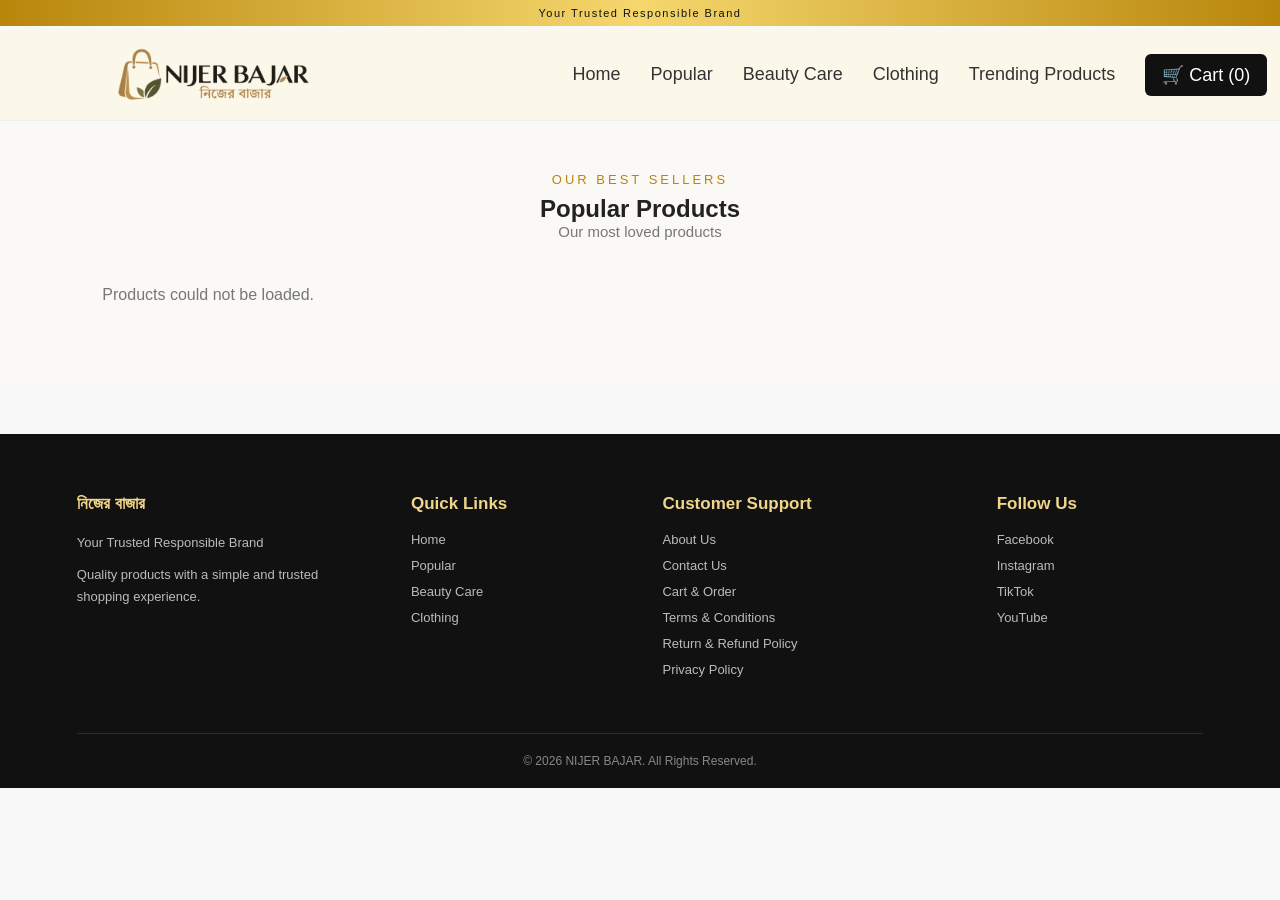
<file: popular.html>
<!DOCTYPE html>
<html lang="bn">

<head>

    <meta charset="UTF-8">

    <meta name="viewport" content="width=device-width, initial-scale=1.0">

    <title>Popular | নিজের বাজার</title>

    <link rel="stylesheet" href="style.css">

</head>


<body>


    <!-- TOP TAGLINE -->

    <div class="top-tagline">
        Your Trusted Responsible Brand
    </div>


    <!-- HEADER -->

    <header class="header">

         
<a href="index.html" class="logo">
    <img src="images/logo.png" alt="Nijer Bajar Logo">
</a>



        <nav class="nav">

            <a href="index.html">
                Home
            </a>

            <a href="popular.html">
                Popular
            </a>

            <a href="beauty.html">
                Beauty Care
            </a>

            <a href="clothing.html">
                Clothing
            </a>

            <a href="affiliate.html">Trending Products</a>

            <a href="cart.html" class="cart">
                🛒 Cart (0)
            </a>

        </nav>

    </header>


    <!-- POPULAR PRODUCTS -->

    <section class="products-section" id="popular">

        <div class="section-title">

            <p>
                OUR BEST SELLERS
            </p>

            <h1>
                Popular Products
            </h1>

            <span>
                Our most loved products
            </span>

        </div>


        <!-- PRODUCTS LOAD AUTOMATICALLY FROM GOOGLE SHEET -->

        <div
            class="product-grid"
            id="product-grid">
        </div>

    </section>


    <!-- MAIN WEBSITE SCRIPT -->

    <script src="script.js"></script>


    <!-- FOOTER -->

    <footer class="footer">


        <div class="footer-container">


            <!-- BRAND -->

            <div class="footer-column">

                <h3>
                    নিজের বাজার
                </h3>


                <p>
                    Your Trusted Responsible Brand
                </p>


                <p>
                    Quality products with a simple and
                    trusted shopping experience.
                </p>

            </div>


            <!-- QUICK LINKS -->

            <div class="footer-column">

                <h3>
                    Quick Links
                </h3>


                <a href="index.html">
                    Home
                </a>


                <a href="popular.html">
                    Popular
                </a>


                <a href="beauty.html">
                    Beauty Care
                </a>


                <a href="clothing.html">
                    Clothing
                </a>

            </div>


            <!-- CUSTOMER SUPPORT -->

            <div class="footer-column">

                <h3>
                    Customer Support
                </h3>


                <a href="about.html">
                    About Us
                </a>


                <a href="contact.html">
                    Contact Us
                </a>


                <a href="cart.html">
                    Cart & Order
                </a>


                <a href="terms.html">
                    Terms & Conditions
                </a>


                <a href="return-refund.html">
                    Return & Refund Policy
                </a>


                <a href="privacy.html">
                    Privacy Policy
                </a>

            </div>


            <!-- FOLLOW US -->

            <div class="footer-column">

                <h3>
                    Follow Us
                </h3>


                <a href="#" target="_blank">
                    Facebook
                </a>


                <a href="#" target="_blank">
                    Instagram
                </a>


                <a href="#" target="_blank">
                    TikTok
                </a>


                <a href="#" target="_blank">
                    YouTube
                </a>

            </div>

        </div>


        <!-- FOOTER BOTTOM -->

        <div class="footer-bottom">

            <p>
                © 2026 NIJER BAJAR. All Rights Reserved.
            </p>

        </div>


    </footer>


</body>

</html>
</file>
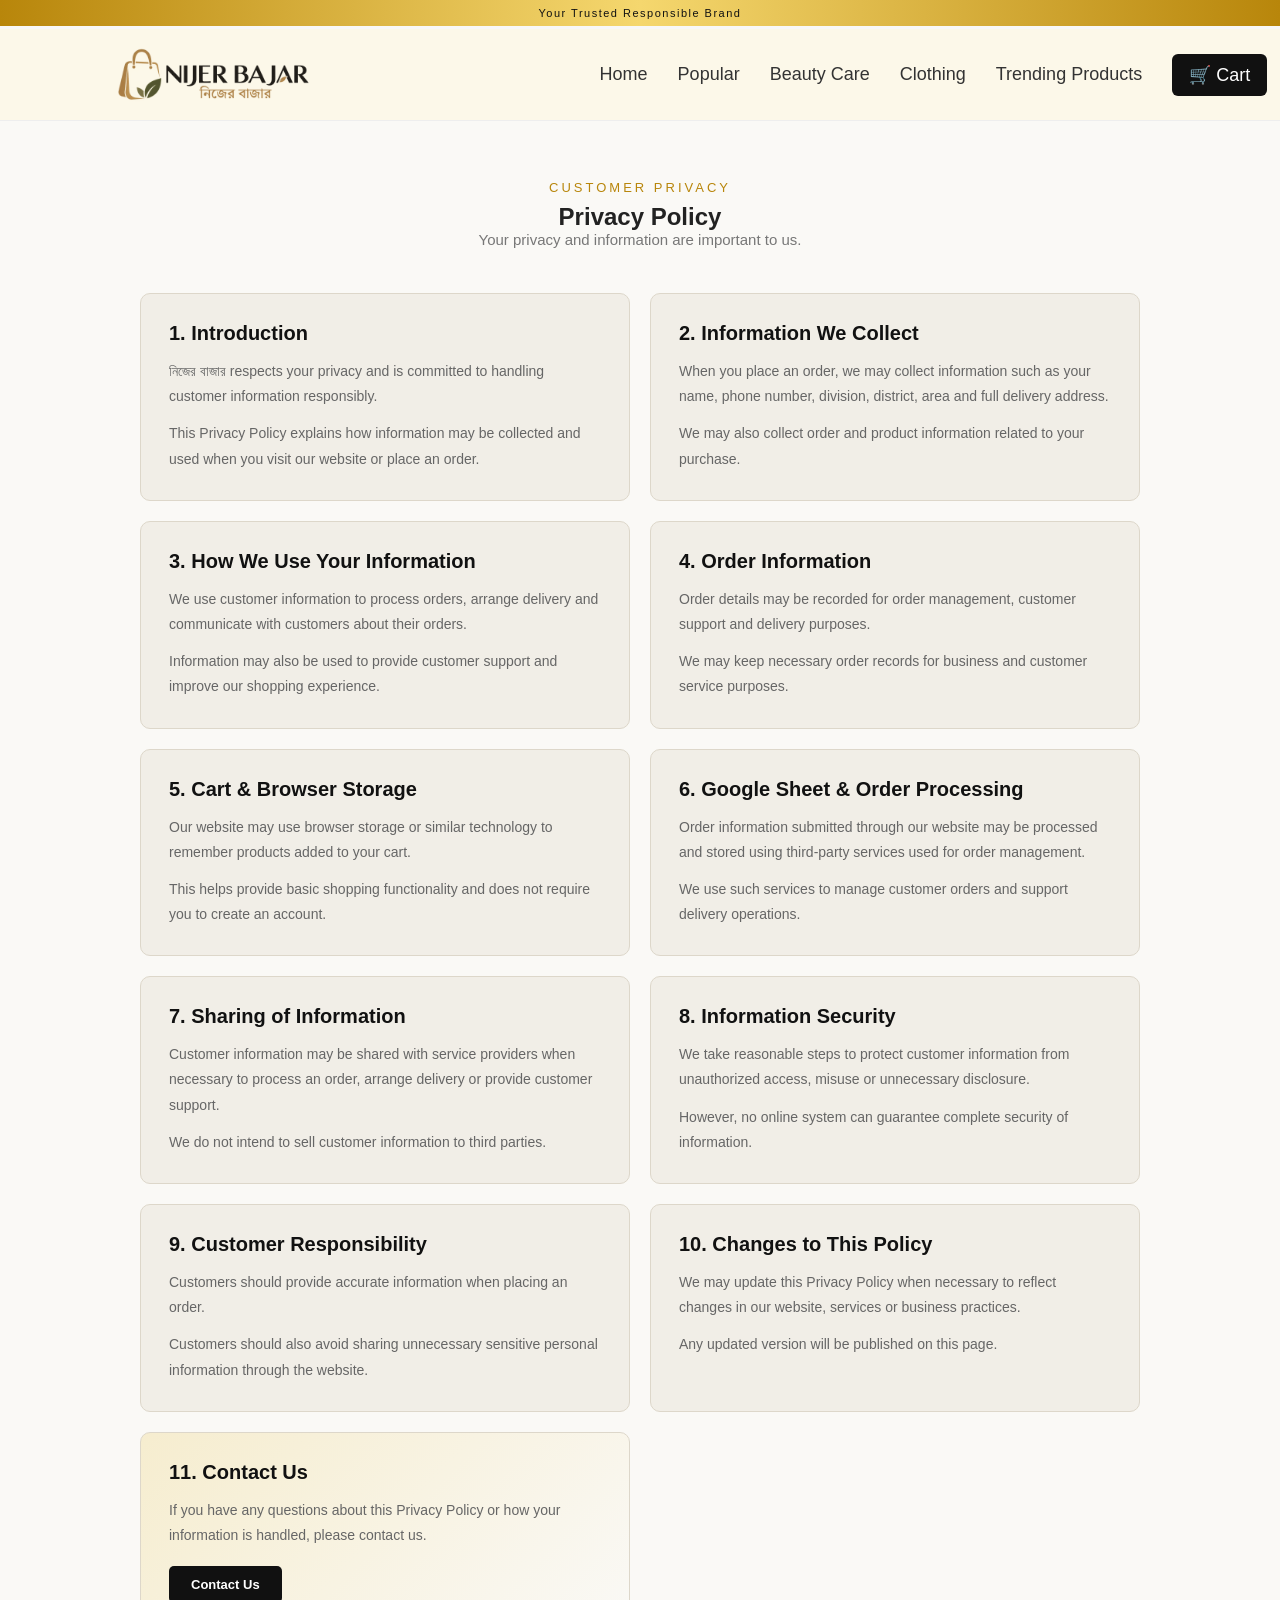
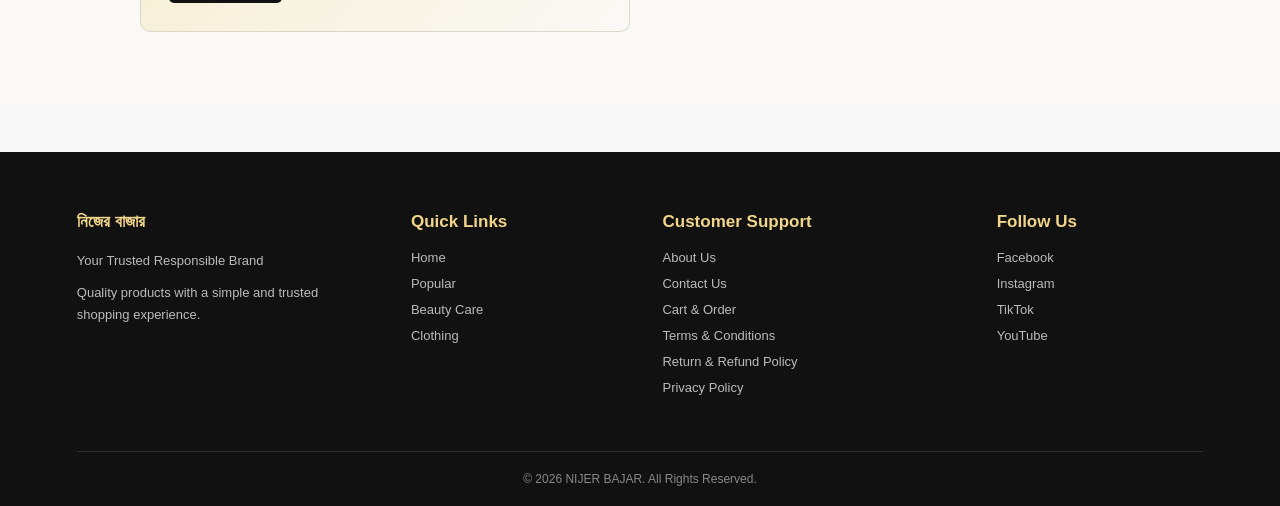
<file: privacy.html>
```html
<!DOCTYPE html>
<html lang="bn">

<head>

    <meta charset="UTF-8">

    <meta name="viewport"
          content="width=device-width, initial-scale=1.0">

    <title>Privacy Policy | নিজের বাজার</title>

    <link rel="stylesheet" href="style.css">

</head>


<body>


    <!-- TOP TAGLINE -->

    <div class="top-tagline">
        Your Trusted Responsible Brand
    </div>



    <!-- HEADER -->

    <header class="header">

    
<a href="index.html" class="logo">
    <img src="images/logo.png" alt="Nijer Bajar Logo">
</a>




        <nav class="nav">

            <a href="index.html">
                Home
            </a>

            <a href="popular.html">
                Popular
            </a>

            <a href="beauty.html">
                Beauty Care
            </a>

            <a href="clothing.html">
                Clothing
            </a>

            <a href="affiliate.html">Trending Products</a>

            <a href="cart.html" class="cart">
                🛒 Cart
            </a>

        </nav>

    </header>



    <!-- PRIVACY POLICY -->

    <section class="privacy-page">


        <div class="section-title">

            <p>
                CUSTOMER PRIVACY
            </p>

            <h1>
                Privacy Policy
            </h1>

            <span>
                Your privacy and information are important to us.
            </span>

        </div>



        <div class="privacy-container">


            <!-- 1 -->

            <div class="privacy-card">

                <h2>
                    1. Introduction
                </h2>

                <p>
                    নিজের বাজার respects your privacy and is committed
                    to handling customer information responsibly.
                </p>

                <p>
                    This Privacy Policy explains how information may
                    be collected and used when you visit our website
                    or place an order.
                </p>

            </div>



            <!-- 2 -->

            <div class="privacy-card">

                <h2>
                    2. Information We Collect
                </h2>

                <p>
                    When you place an order, we may collect information
                    such as your name, phone number, division, district,
                    area and full delivery address.
                </p>

                <p>
                    We may also collect order and product information
                    related to your purchase.
                </p>

            </div>



            <!-- 3 -->

            <div class="privacy-card">

                <h2>
                    3. How We Use Your Information
                </h2>

                <p>
                    We use customer information to process orders,
                    arrange delivery and communicate with customers
                    about their orders.
                </p>

                <p>
                    Information may also be used to provide customer
                    support and improve our shopping experience.
                </p>

            </div>



            <!-- 4 -->

            <div class="privacy-card">

                <h2>
                    4. Order Information
                </h2>

                <p>
                    Order details may be recorded for order management,
                    customer support and delivery purposes.
                </p>

                <p>
                    We may keep necessary order records for business
                    and customer service purposes.
                </p>

            </div>



            <!-- 5 -->

            <div class="privacy-card">

                <h2>
                    5. Cart & Browser Storage
                </h2>

                <p>
                    Our website may use browser storage or similar
                    technology to remember products added to your cart.
                </p>

                <p>
                    This helps provide basic shopping functionality
                    and does not require you to create an account.
                </p>

            </div>



            <!-- 6 -->

            <div class="privacy-card">

                <h2>
                    6. Google Sheet & Order Processing
                </h2>

                <p>
                    Order information submitted through our website
                    may be processed and stored using third-party
                    services used for order management.
                </p>

                <p>
                    We use such services to manage customer orders
                    and support delivery operations.
                </p>

            </div>



            <!-- 7 -->

            <div class="privacy-card">

                <h2>
                    7. Sharing of Information
                </h2>

                <p>
                    Customer information may be shared with service
                    providers when necessary to process an order,
                    arrange delivery or provide customer support.
                </p>

                <p>
                    We do not intend to sell customer information
                    to third parties.
                </p>

            </div>



            <!-- 8 -->

            <div class="privacy-card">

                <h2>
                    8. Information Security
                </h2>

                <p>
                    We take reasonable steps to protect customer
                    information from unauthorized access, misuse
                    or unnecessary disclosure.
                </p>

                <p>
                    However, no online system can guarantee complete
                    security of information.
                </p>

            </div>



            <!-- 9 -->

            <div class="privacy-card">

                <h2>
                    9. Customer Responsibility
                </h2>

                <p>
                    Customers should provide accurate information
                    when placing an order.
                </p>

                <p>
                    Customers should also avoid sharing unnecessary
                    sensitive personal information through the website.
                </p>

            </div>



            <!-- 10 -->

            <div class="privacy-card">

                <h2>
                    10. Changes to This Policy
                </h2>

                <p>
                    We may update this Privacy Policy when necessary
                    to reflect changes in our website, services or
                    business practices.
                </p>

                <p>
                    Any updated version will be published on this page.
                </p>

            </div>



            <!-- 11 -->

            <div class="privacy-card privacy-highlight">

                <h2>
                    11. Contact Us
                </h2>

                <p>
                    If you have any questions about this Privacy Policy
                    or how your information is handled, please contact us.
                </p>

                <a href="contact.html"
                   class="privacy-contact-btn">

                    Contact Us

                </a>

            </div>


        </div>

    </section>



    <!-- FOOTER -->

    <footer class="footer">


        <div class="footer-container">


            <!-- BRAND -->

            <div class="footer-column">

                <h3>
                    নিজের বাজার
                </h3>

                <p>
                    Your Trusted Responsible Brand
                </p>

                <p>
                    Quality products with a simple and
                    trusted shopping experience.
                </p>

            </div>



            <!-- QUICK LINKS -->

            <div class="footer-column">

                <h3>
                    Quick Links
                </h3>

                <a href="index.html">
                    Home
                </a>

                <a href="popular.html">
                    Popular
                </a>

                <a href="beauty.html">
                    Beauty Care
                </a>

                <a href="clothing.html">
                    Clothing
                </a>

            </div>



            <!-- CUSTOMER SUPPORT -->

            <div class="footer-column">

                <h3>
                    Customer Support
                </h3>

                <a href="about.html">
                    About Us
                </a>

                <a href="contact.html">
                    Contact Us
                </a>

                <a href="cart.html">
                    Cart & Order
                </a>

                <a href="terms.html">
                    Terms & Conditions
                </a>

                <a href="return-refund.html">
                    Return & Refund Policy
                </a>

                <a href="privacy.html">
                    Privacy Policy
                </a>

            </div>



            <!-- FOLLOW US -->

            <div class="footer-column">

                <h3>
                    Follow Us
                </h3>

                <a href="#" target="_blank">
                    Facebook
                </a>

                <a href="#" target="_blank">
                    Instagram
                </a>

                <a href="#" target="_blank">
                    TikTok
                </a>

                <a href="#" target="_blank">
                    YouTube
                </a>

            </div>


        </div>



        <!-- FOOTER BOTTOM -->

        <div class="footer-bottom">

            <p>
                © 2026 NIJER BAJAR. All Rights Reserved.
            </p>

        </div>


    </footer>



    <!-- PRIVACY PAGE CSS -->

    <style>

        .privacy-page {

            padding: 70px 6%;

            background: #faf9f6;

            min-height: 70vh;

        }


        .privacy-container {

            max-width: 1000px;

            margin: 0 auto;

            display: grid;

            grid-template-columns: 1fr 1fr;

            gap: 20px;

        }


        .privacy-card {

            background: #f1eee7;

            border: 1px solid #ddd7ca;

            border-radius: 10px;

            padding: 28px;

        }


        .privacy-card h2 {

            margin: 0 0 14px;

            color: #111111;

            font-size: 20px;

        }


        .privacy-card p {

            color: #666666;

            font-size: 14px;

            line-height: 1.8;

            margin: 0 0 12px;

        }


        .privacy-card p:last-of-type {

            margin-bottom: 0;

        }


        .privacy-highlight {

            background: linear-gradient(
                135deg,
                #f6edcf,
                #faf9f6
            );

        }


        .privacy-contact-btn {

            display: inline-block;

            margin-top: 18px;

            padding: 11px 22px;

            background: #111111;

            color: white;

            text-decoration: none;

            border-radius: 5px;

            font-size: 13px;

            font-weight: 600;

            transition: 0.3s;

        }


        .privacy-contact-btn:hover {

            background: #b8860b;

        }



        /* MOBILE */

        @media (max-width: 700px) {

            .privacy-page {

                padding: 50px 4%;

            }


            .privacy-container {

                grid-template-columns: 1fr;

                gap: 15px;

            }


            .privacy-card {

                padding: 22px;

            }


            .privacy-card h2 {

                font-size: 18px;

            }

        }

    </style>


</body>

</html>
</file>
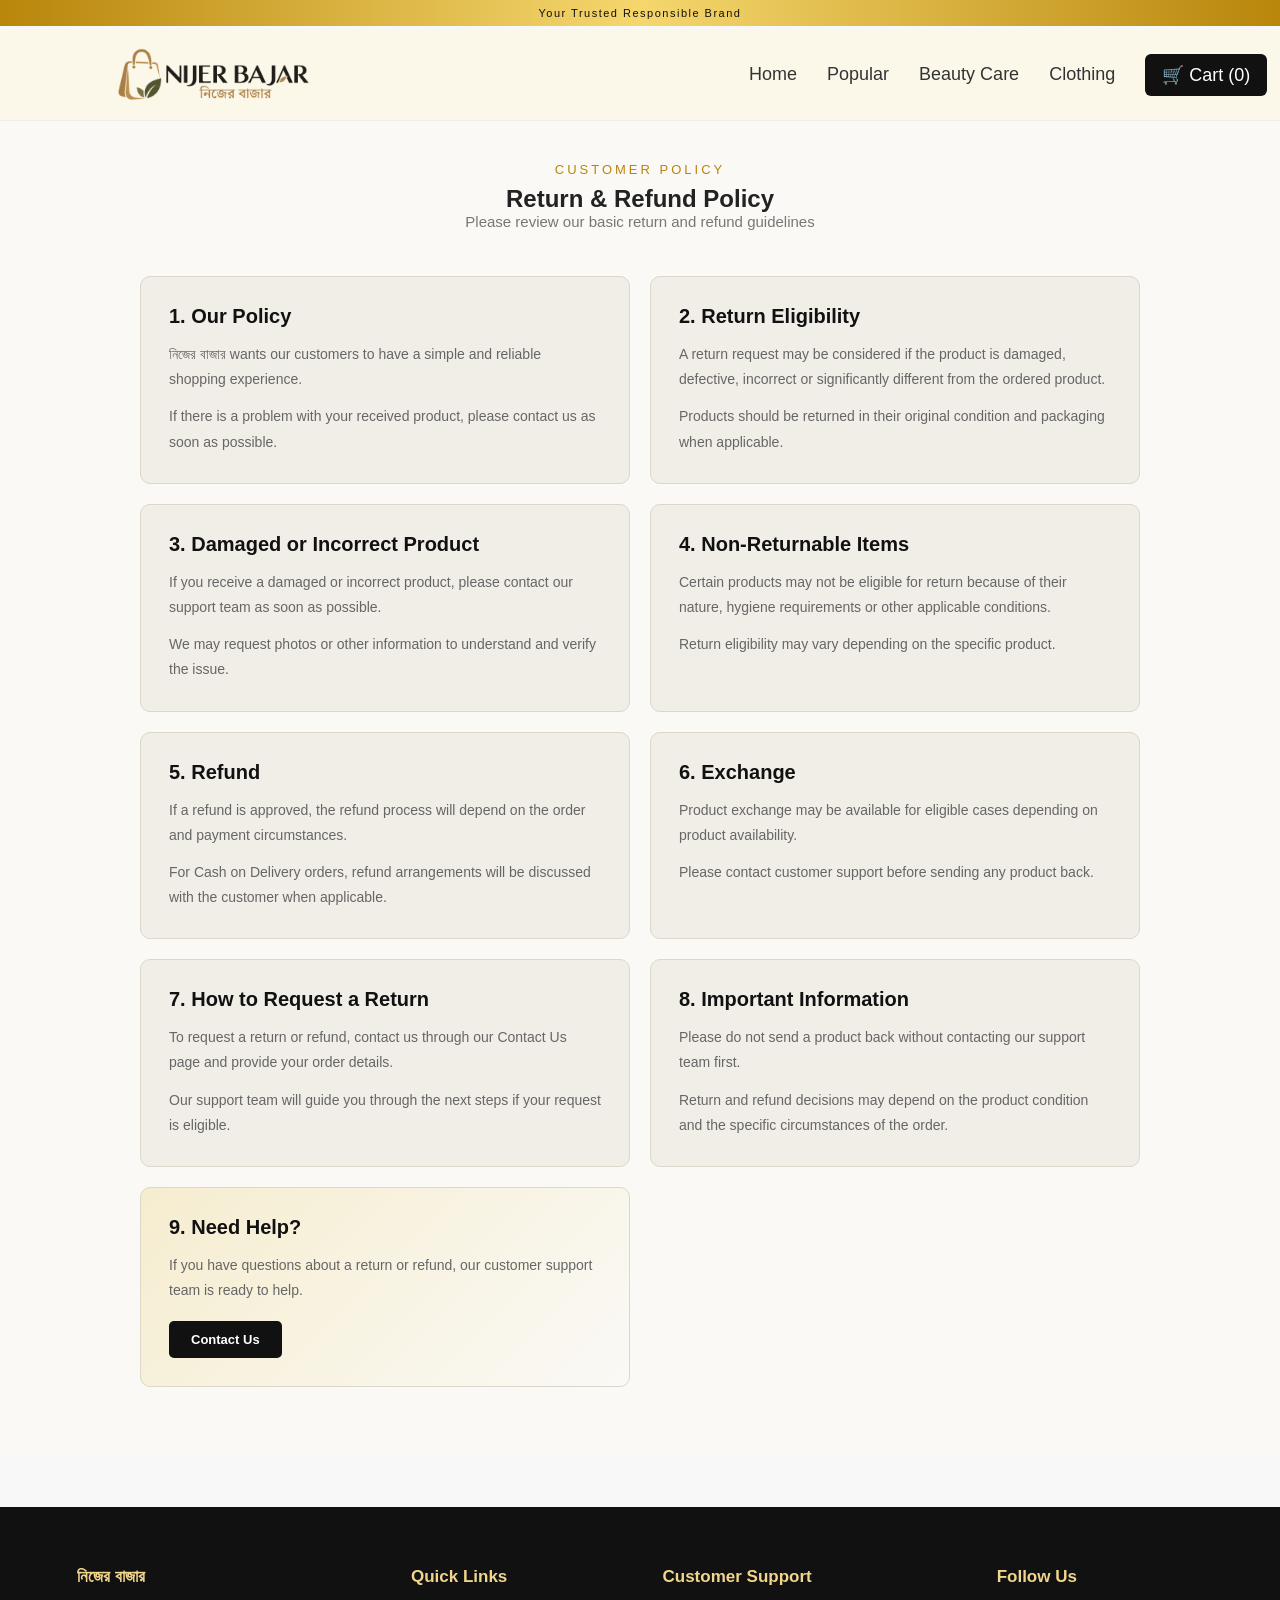
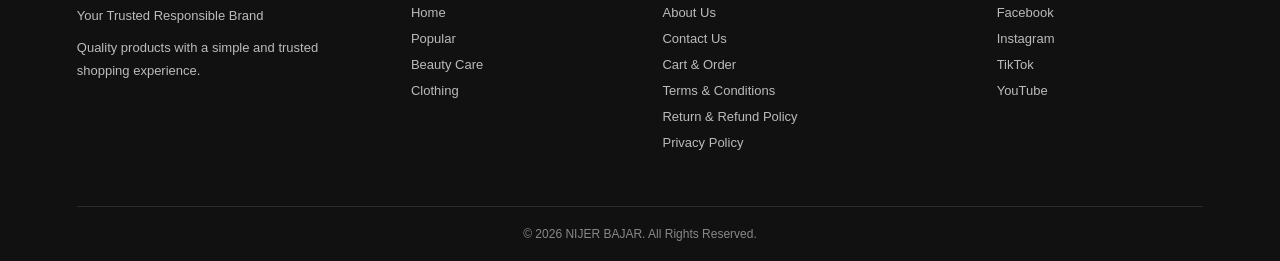
<file: return-refund.html>
<!DOCTYPE html>
<html lang="bn">

<head>
    <meta charset="UTF-8">
    <meta name="viewport" content="width=device-width, initial-scale=1.0">

    <title>Return & Refund Policy | নিজের বাজার</title>

    <link rel="stylesheet" href="style.css">
</head>

<body>

    <!-- TOP TAGLINE -->

    <div class="top-tagline">
        Your Trusted Responsible Brand
    </div>


    <!-- HEADER -->

    <header class="header">

    
<a href="index.html" class="logo">
    <img src="images/logo.png" alt="Nijer Bajar Logo">
</a>


        <nav class="nav">

            <a href="index.html">Home</a>

            <a href="popular.html">Popular</a>

            <a href="beauty.html">Beauty Care</a>

            <a href="clothing.html">Clothing</a>

            <a href="cart.html" class="cart">
                🛒 Cart (0)
            </a>

        </nav>

    </header>


    <!-- RETURN & REFUND PAGE -->

    <section class="return-page">

        <div class="section-title">

            <p>CUSTOMER POLICY</p>

            <h1>Return & Refund Policy</h1>

            <span>
                Please review our basic return and refund guidelines
            </span>

        </div>


        <div class="return-container">


            <!-- INTRODUCTION -->

            <div class="return-card">

                <h2>1. Our Policy</h2>

                <p>
                    নিজের বাজার wants our customers to have a simple
                    and reliable shopping experience.
                </p>

                <p>
                    If there is a problem with your received product,
                    please contact us as soon as possible.
                </p>

            </div>


            <!-- ELIGIBILITY -->

            <div class="return-card">

                <h2>2. Return Eligibility</h2>

                <p>
                    A return request may be considered if the product
                    is damaged, defective, incorrect or significantly
                    different from the ordered product.
                </p>

                <p>
                    Products should be returned in their original
                    condition and packaging when applicable.
                </p>

            </div>


            <!-- DAMAGED PRODUCT -->

            <div class="return-card">

                <h2>3. Damaged or Incorrect Product</h2>

                <p>
                    If you receive a damaged or incorrect product,
                    please contact our support team as soon as possible.
                </p>

                <p>
                    We may request photos or other information to
                    understand and verify the issue.
                </p>

            </div>


            <!-- NON RETURNABLE -->

            <div class="return-card">

                <h2>4. Non-Returnable Items</h2>

                <p>
                    Certain products may not be eligible for return
                    because of their nature, hygiene requirements or
                    other applicable conditions.
                </p>

                <p>
                    Return eligibility may vary depending on the
                    specific product.
                </p>

            </div>


            <!-- REFUND -->

            <div class="return-card">

                <h2>5. Refund</h2>

                <p>
                    If a refund is approved, the refund process will
                    depend on the order and payment circumstances.
                </p>

                <p>
                    For Cash on Delivery orders, refund arrangements
                    will be discussed with the customer when applicable.
                </p>

            </div>


            <!-- EXCHANGE -->

            <div class="return-card">

                <h2>6. Exchange</h2>

                <p>
                    Product exchange may be available for eligible
                    cases depending on product availability.
                </p>

                <p>
                    Please contact customer support before sending
                    any product back.
                </p>

            </div>


            <!-- RETURN PROCESS -->

            <div class="return-card">

                <h2>7. How to Request a Return</h2>

                <p>
                    To request a return or refund, contact us through
                    our Contact Us page and provide your order details.
                </p>

                <p>
                    Our support team will guide you through the next
                    steps if your request is eligible.
                </p>

            </div>


            <!-- IMPORTANT -->

            <div class="return-card">

                <h2>8. Important Information</h2>

                <p>
                    Please do not send a product back without contacting
                    our support team first.
                </p>

                <p>
                    Return and refund decisions may depend on the
                    product condition and the specific circumstances
                    of the order.
                </p>

            </div>


            <!-- CONTACT -->

            <div class="return-card return-highlight">

                <h2>9. Need Help?</h2>

                <p>
                    If you have questions about a return or refund,
                    our customer support team is ready to help.
                </p>

                <a href="contact.html" class="return-contact-btn">
                    Contact Us
                </a>

            </div>


        </div>

    </section>


    <!-- FOOTER -->

    <footer class="footer">

        <div class="footer-container">


            <!-- BRAND -->

            <div class="footer-column">

                <h3>নিজের বাজার</h3>

                <p>
                    Your Trusted Responsible Brand
                </p>

                <p>
                    Quality products with a simple and
                    trusted shopping experience.
                </p>

            </div>


            <!-- QUICK LINKS -->

            <div class="footer-column">

                <h3>Quick Links</h3>

                <a href="index.html">
                    Home
                </a>

                <a href="popular.html">
                    Popular
                </a>

                <a href="beauty.html">
                    Beauty Care
                </a>

                <a href="clothing.html">
                    Clothing
                </a>

            </div>


            <!-- CUSTOMER SUPPORT -->

            <div class="footer-column">

                <h3>Customer Support</h3>

                <a href="about.html">
                    About Us
                </a>

                <a href="contact.html">
                    Contact Us
                </a>

                <a href="cart.html">
                    Cart & Order
                </a>

                <a href="terms.html">
                    Terms & Conditions
                </a>

                <a href="return-refund.html">
                    Return & Refund Policy
                </a>
                <a href="privacy.html">
    Privacy Policy
</a>

            </div>


            <!-- FOLLOW US -->

            <div class="footer-column">

                <h3>Follow Us</h3>

                <a href="#" target="_blank">
                    Facebook
                </a>

                <a href="#" target="_blank">
                    Instagram
                </a>

                <a href="#" target="_blank">
                    TikTok
                </a>

                <a href="#" target="_blank">
                    YouTube
                </a>

            </div>


        </div>


        <!-- FOOTER BOTTOM -->

        <div class="footer-bottom">

            <p>
                © 2026 NIJER BAJAR. All Rights Reserved.
            </p>

        </div>

    </footer>


    <!-- RETURN PAGE CSS -->

    <style>

        .return-page {
            padding: 70px 6%;
            background: #faf9f6;
            min-height: 70vh;
        }

        .return-container {
            max-width: 1000px;
            margin: 0 auto;

            display: grid;
            grid-template-columns: 1fr 1fr;
            gap: 20px;
        }

        .return-card {
            background: #f1eee7;
            border: 1px solid #ddd7ca;
            border-radius: 10px;
            padding: 28px;
        }

        .return-card h2 {
            margin: 0 0 14px;
            color: #111111;
            font-size: 20px;
        }

        .return-card p {
            color: #666666;
            font-size: 14px;
            line-height: 1.8;
            margin: 0 0 12px;
        }

        .return-card p:last-of-type {
            margin-bottom: 0;
        }

        .return-highlight {
            background: linear-gradient(
                135deg,
                #f6edcf,
                #faf9f6
            );
        }

        .return-contact-btn {
            display: inline-block;
            margin-top: 18px;
            padding: 11px 22px;

            background: #111111;
            color: white;

            text-decoration: none;
            border-radius: 5px;

            font-size: 13px;
            font-weight: 600;

            transition: 0.3s;
        }

        .return-contact-btn:hover {
            background: #b8860b;
        }


        /* MOBILE */

        @media (max-width: 700px) {

            .return-page {
                padding: 50px 4%;
            }

            .return-container {
                grid-template-columns: 1fr;
                gap: 15px;
            }

            .return-card {
                padding: 22px;
            }

            .return-card h2 {
                font-size: 18px;
            }

        }

    </style>


</body>

</html>
</file>
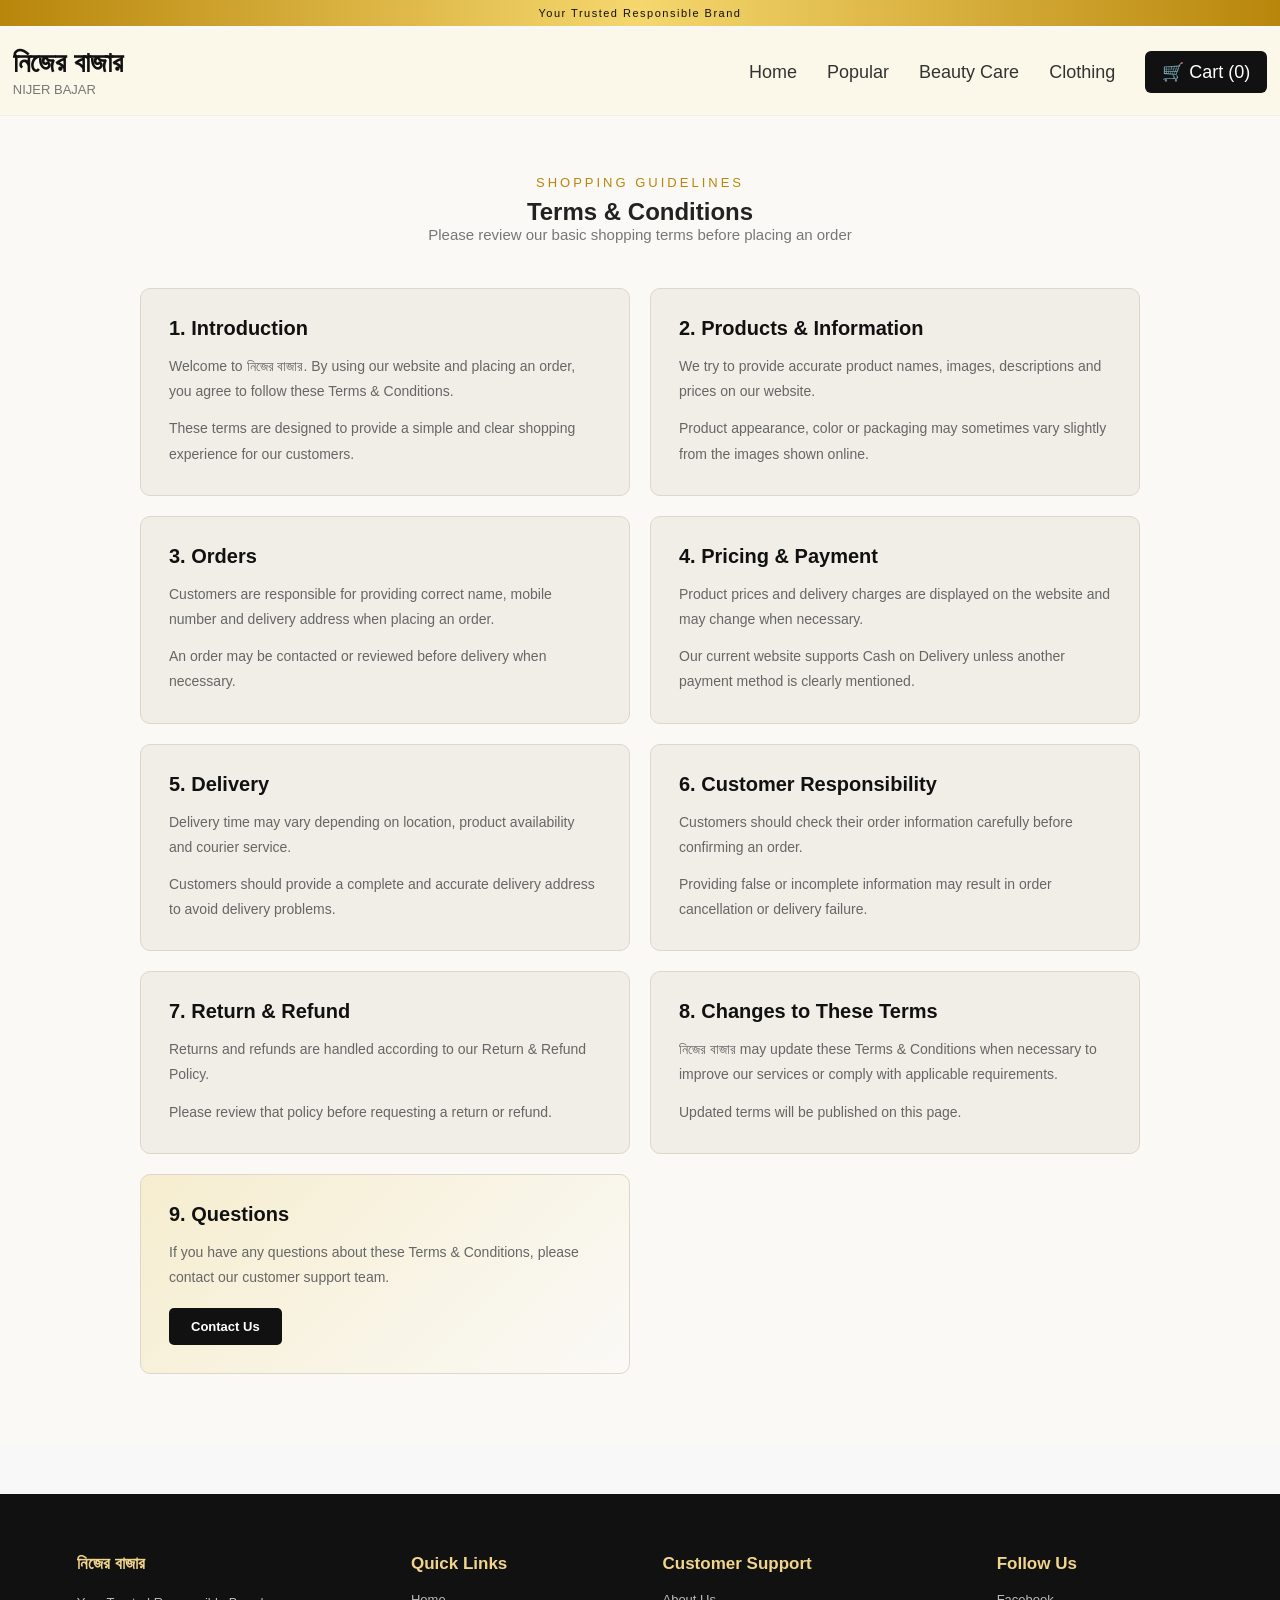
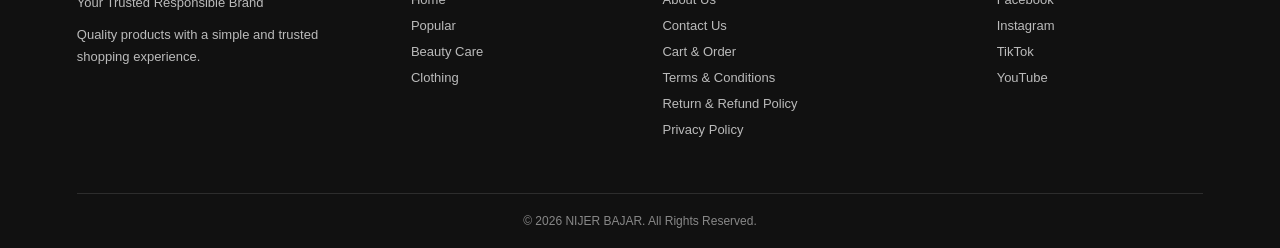
<file: terms.html>
```html
<!DOCTYPE html>
<html lang="bn">

<head>
    <meta charset="UTF-8">
    <meta name="viewport" content="width=device-width, initial-scale=1.0">

    <title>Terms & Conditions | নিজের বাজার</title>

    <link rel="stylesheet" href="style.css">
</head>

<body>

    <!-- TOP TAGLINE -->

    <div class="top-tagline">
        Your Trusted Responsible Brand
    </div>


    <!-- HEADER -->

    <header class="header">

        <a href="index.html" class="logo">
            নিজের বাজার
            <span>NIJER BAJAR</span>
        </a>

        <nav class="nav">

            <a href="index.html">Home</a>

            <a href="popular.html">Popular</a>

            <a href="beauty.html">Beauty Care</a>

            <a href="clothing.html">Clothing</a>

            <a href="cart.html" class="cart">
                🛒 Cart (0)
            </a>

        </nav>

    </header>


    <!-- TERMS & CONDITIONS -->

    <section class="terms-page">

        <div class="section-title">

            <p>SHOPPING GUIDELINES</p>

            <h1>Terms & Conditions</h1>

            <span>
                Please review our basic shopping terms before placing an order
            </span>

        </div>


        <div class="terms-container">


            <!-- INTRODUCTION -->

            <div class="terms-card">

                <h2>1. Introduction</h2>

                <p>
                    Welcome to নিজের বাজার. By using our website and
                    placing an order, you agree to follow these Terms
                    & Conditions.
                </p>

                <p>
                    These terms are designed to provide a simple and
                    clear shopping experience for our customers.
                </p>

            </div>


            <!-- PRODUCTS -->

            <div class="terms-card">

                <h2>2. Products & Information</h2>

                <p>
                    We try to provide accurate product names, images,
                    descriptions and prices on our website.
                </p>

                <p>
                    Product appearance, color or packaging may sometimes
                    vary slightly from the images shown online.
                </p>

            </div>


            <!-- ORDERS -->

            <div class="terms-card">

                <h2>3. Orders</h2>

                <p>
                    Customers are responsible for providing correct
                    name, mobile number and delivery address when
                    placing an order.
                </p>

                <p>
                    An order may be contacted or reviewed before
                    delivery when necessary.
                </p>

            </div>


            <!-- PRICING -->

            <div class="terms-card">

                <h2>4. Pricing & Payment</h2>

                <p>
                    Product prices and delivery charges are displayed
                    on the website and may change when necessary.
                </p>

                <p>
                    Our current website supports Cash on Delivery
                    unless another payment method is clearly mentioned.
                </p>

            </div>


            <!-- DELIVERY -->

            <div class="terms-card">

                <h2>5. Delivery</h2>

                <p>
                    Delivery time may vary depending on location,
                    product availability and courier service.
                </p>

                <p>
                    Customers should provide a complete and accurate
                    delivery address to avoid delivery problems.
                </p>

            </div>


            <!-- CUSTOMER RESPONSIBILITY -->

            <div class="terms-card">

                <h2>6. Customer Responsibility</h2>

                <p>
                    Customers should check their order information
                    carefully before confirming an order.
                </p>

                <p>
                    Providing false or incomplete information may
                    result in order cancellation or delivery failure.
                </p>

            </div>


            <!-- POLICY -->

            <div class="terms-card">

                <h2>7. Return & Refund</h2>

                <p>
                    Returns and refunds are handled according to our
                    Return & Refund Policy.
                </p>

                <p>
                    Please review that policy before requesting a
                    return or refund.
                </p>

            </div>


            <!-- CHANGES -->

            <div class="terms-card">

                <h2>8. Changes to These Terms</h2>

                <p>
                    নিজের বাজার may update these Terms & Conditions
                    when necessary to improve our services or comply
                    with applicable requirements.
                </p>

                <p>
                    Updated terms will be published on this page.
                </p>

            </div>


            <!-- CONTACT -->

            <div class="terms-card terms-highlight">

                <h2>9. Questions</h2>

                <p>
                    If you have any questions about these Terms &
                    Conditions, please contact our customer support team.
                </p>

                <a href="contact.html" class="terms-contact-btn">
                    Contact Us
                </a>

            </div>


        </div>

    </section>


    <!-- FOOTER -->

    <footer class="footer">

        <div class="footer-container">


            <!-- BRAND -->

            <div class="footer-column">

                <h3>নিজের বাজার</h3>

                <p>
                    Your Trusted Responsible Brand
                </p>

                <p>
                    Quality products with a simple and
                    trusted shopping experience.
                </p>

            </div>


            <!-- QUICK LINKS -->

            <div class="footer-column">

                <h3>Quick Links</h3>

                <a href="index.html">
                    Home
                </a>

                <a href="popular.html">
                    Popular
                </a>

                <a href="beauty.html">
                    Beauty Care
                </a>

                <a href="clothing.html">
                    Clothing
                </a>

            </div>


            <!-- CUSTOMER SUPPORT -->

            <div class="footer-column">

                <h3>Customer Support</h3>

                <a href="about.html">
                    About Us
                </a>

                <a href="contact.html">
                    Contact Us
                </a>

                <a href="cart.html">
                    Cart & Order
                </a>

                <a href="terms.html">
                    Terms & Conditions
                </a>

                <a href="return-refund.html">
                    Return & Refund Policy
                </a>

                <a href="privacy.html">
    Privacy Policy
</a>

            </div>


            <!-- FOLLOW US -->

            <div class="footer-column">

                <h3>Follow Us</h3>

                <a href="#" target="_blank">
                    Facebook
                </a>

                <a href="#" target="_blank">
                    Instagram
                </a>

                <a href="#" target="_blank">
                    TikTok
                </a>

                <a href="#" target="_blank">
                    YouTube
                </a>

            </div>


        </div>


        <!-- FOOTER BOTTOM -->

        <div class="footer-bottom">

            <p>
                © 2026 NIJER BAJAR. All Rights Reserved.
            </p>

        </div>

    </footer>


    <!-- TERMS PAGE CSS -->

    <style>

        .terms-page {
            padding: 70px 6%;
            background: #faf9f6;
            min-height: 70vh;
        }

        .terms-container {
            max-width: 1000px;
            margin: 0 auto;

            display: grid;
            grid-template-columns: 1fr 1fr;
            gap: 20px;
        }

        .terms-card {
            background: #f1eee7;
            border: 1px solid #ddd7ca;
            border-radius: 10px;
            padding: 28px;
        }

        .terms-card h2 {
            margin: 0 0 14px;
            color: #111111;
            font-size: 20px;
        }

        .terms-card p {
            color: #666666;
            font-size: 14px;
            line-height: 1.8;
            margin: 0 0 12px;
        }

        .terms-card p:last-of-type {
            margin-bottom: 0;
        }

        .terms-highlight {
            background: linear-gradient(
                135deg,
                #f6edcf,
                #faf9f6
            );
        }

        .terms-contact-btn {
            display: inline-block;
            margin-top: 18px;
            padding: 11px 22px;

            background: #111111;
            color: white;

            text-decoration: none;
            border-radius: 5px;

            font-size: 13px;
            font-weight: 600;

            transition: 0.3s;
        }

        .terms-contact-btn:hover {
            background: #b8860b;
        }


        /* MOBILE */

        @media (max-width: 700px) {

            .terms-page {
                padding: 50px 4%;
            }

            .terms-container {
                grid-template-columns: 1fr;
                gap: 15px;
            }

            .terms-card {
                padding: 22px;
            }

            .terms-card h2 {
                font-size: 18px;
            }

        }

    </style>


</body>

</html>
</file>
<file: style.css>
/* =========================
   BASIC
========================= */

* {
    margin: 0;
    padding: 0;
    box-sizing: border-box;
}

html {
    scroll-behavior: smooth;
}

body {
    font-family: Arial, sans-serif;
    background: #f8f8f8;
    color: #222;
}


/* =========================
   HEADER
========================= */

.header {
    width: 100%;
   background: #fcf8e9;
    border-bottom: 1px solid #eeeeee;

    padding: 18px 1%;

    display: flex;
    align-items: center;
    justify-content: space-between;

   position: sticky;
top: 29px;
z-index: 1000;
}


/* SHOP NAME */

.logo {
    font-size: 28px;
    font-weight: 700;
    color: #111111;
    text-decoration: none;
    white-space: nowrap;
}

.logo span {
    display: block;

    font-size: 13px;
    font-weight: 400;

    color: #777777;

    margin-top: 2px;
}


/* =========================
   NAVIGATION
========================= */

.nav {
    display: flex;
    align-items: center;
    gap: 30px;
}

.nav a {
    text-decoration: none;
    color: #333333;
    font-size: 18px;
    font-weight: 500;
    transition: 0.3s;
}

.nav a:hover {
    color: #b8860b;
}

/* CART */

.cart {
    background: #111111;
    color: white !important;
    padding: 10px 17px;
    border-radius: 6px;
}

.cart:hover {
    background: #b8860b;
}


/* =========================
   HERO
========================= */

.hero {
    min-height: 480px;
    margin: 25px 6%;
    border-radius: 18px;

    background:
        linear-gradient(
            90deg,
            rgba(0,0,0,0.75),
            rgba(0,0,0,0.25)
        ),
       url("images/banner.png") ;

    background-size: cover;
    background-position: center;

    display: flex;
    align-items: center;
    padding: 60px;
    overflow: hidden;
}

.hero-content {
    max-width: 560px;
    color: white;
}

.hero-small {
    font-size: 14px;
    letter-spacing: 3px;
    margin-bottom: 15px;
}

.hero h1 {
    font-size: 58px;
    line-height: 1.15;
    margin-bottom: 18px;
}

.hero-text {
    font-size: 18px;
    line-height: 1.6;
    margin-bottom: 28px;
}

/* SHOP BUTTON */

.hero-btn {
    display: inline-block;
    padding: 13px 28px;
    background: white;
    color: #111111;
    text-decoration: none;
    border-radius: 6px;
    font-weight: 600;
    transition: 0.3s;
}

.hero-btn:hover {
    background: #b8860b;
    color: white;
}


/* =========================
   POPULAR PRODUCTS
========================= */

.products-section {
    padding: 80px 6%;
    background: #faf9f6;
}

.section-title {
    text-align: center;
    margin-bottom: 45px;
}

.section-title p {
    color: #b8860b;
    font-size: 13px;
    letter-spacing: 3px;
    margin-bottom: 8px;
}

.section-title h2 {
    font-size: 38px;
    margin: 0 0 8px;
    color: #111111;
}

.section-title span {
    color: #777777;
    font-size: 15px;
}


/* PRODUCT GRID */

.product-grid {
    display: grid;
    grid-template-columns: repeat(4, 1fr);
    gap: 25px;
}


/* PRODUCT CARD */

.product-card {
    background: #f1eee7;
    border: 1px solid #ddd7ca;
    border-radius: 10px;
    padding: 10px;
    overflow: hidden;
    transition: 0.3s;
}

.product-card:hover {
    transform: translateY(-5px);
    box-shadow: 0 10px 25px rgba(0,0,0,0.10);
}


/* PRODUCT IMAGE */

.product-image {
    position: relative;
    width: 100%;
    aspect-ratio: 1 / 1;
    overflow: hidden;
    border-radius: 7px;
}

.product-image img {
    width: 100%;
    height: 100%;
    object-fit: cover;
    display: block;
}

.sale-badge {
    position: absolute;
    top: 10px;
    left: 10px;

    background: #111111;
    color: white;

    padding: 6px 10px;
    border-radius: 4px;

    font-size: 11px;
    font-weight: 600;
}


/* PRODUCT INFO */

.product-info {
    padding: 15px 5px 5px;
}

.product-category {
    color: #b8860b;
    font-size: 12px;
    margin: 0 0 6px;
}

.product-info h3 {
    color: #222222;
    font-size: 17px;
    margin: 0 0 8px;
}

.rating {
    color: #b8860b;
    font-size: 14px;
    letter-spacing: 2px;
    margin-bottom: 10px;
}


/* PRICE */

.price {
    display: flex;
    align-items: center;
    gap: 10px;
    margin-bottom: 15px;
}

.price span {
    color: #111111;
    font-size: 19px;
    font-weight: 700;
}

.price del {
    color: #999999;
    font-size: 13px;
}


/* PRODUCT BUTTONS */

.product-buttons {
    display: flex;
    gap: 8px;
}

.product-buttons button {
    flex: 1;
    padding: 10px 8px;
    border-radius: 5px;
    cursor: pointer;
    font-size: 12px;
    font-weight: 600;
    transition: 0.3s;
}


/* BUY NOW */

.buy-btn {
    background: #111111;
    color: white;
    border: 1px solid #111111;
}

.buy-btn:hover {
    background: #b8860b;
    border-color: #b8860b;
}


/* ADD TO CART */

.cart-btn {
    background: #e7dfcf;
    color: #111111;
    border: 1px solid #cfc4af;
}

.cart-btn:hover {
    background: #111111;
    color: white;
}


/* =========================
   TABLET
========================= */

@media (max-width: 1000px) {

    .product-grid {
        grid-template-columns: repeat(2, 1fr);
    }
}


/* =========================
   MOBILE
========================= */

@media (max-width: 768px) {

    .header {
        padding: 12px 3%;
        flex-wrap: wrap;
        justify-content: flex-start;
        gap: 10px;
    }

    .logo {
        width: 100%;
    }

    .logo img {
        width: 180px;
        height: 45px;
        object-fit: contain;
        display: block;
    }

    .nav {
        width: 100%;
        display: flex;
        align-items: center;
        justify-content: center;
        flex-wrap: wrap;
        gap: 8px;
    }

    .nav a {
        font-size: 13px;
        white-space: nowrap;
    }

    .cart {
        padding: 8px 10px;
    }

    .hero {
        min-height: 400px;
        margin: 18px 4%;
        padding: 35px 25px;
    }

    .hero h1 {
        font-size: 40px;
    }

    .hero-text {
        font-size: 15px;
    }
}

/* SMALL MOBILE */

@media (max-width: 600px) {

    .products-section {
        padding: 50px 4%;
    }

    .section-title h2 {
        font-size: 28px;
    }

    .product-grid {
        grid-template-columns: repeat(2, 1fr);
        gap: 12px;
    }

    .product-card {
        padding: 7px;
    }

    .product-info {
        padding: 10px 3px 3px;
    }

    .product-info h3 {
        font-size: 13px;
    }

    .price span {
        font-size: 15px;
    }

    .product-buttons {
        flex-direction: column;
    }
}

/* =========================
   CART PAGE
========================= */

.cart-page {
    padding: 70px 6%;
    background: #faf9f6;
    min-height: 70vh;
}

.cart-layout {
    display: grid;
    grid-template-columns: 1.2fr 1fr;
    gap: 25px;
    max-width: 1200px;
    margin: 0 auto;
}

.cart-items,
.customer-form,
.order-summary {
    background: #f1eee7;
    border: 1px solid #ddd7ca;
    border-radius: 10px;
    padding: 25px;
}

.cart-items h2,
.customer-form h2,
.order-summary h2 {
    margin-top: 0;
    color: #111111;
    font-size: 22px;
}


/* EMPTY CART */

.empty-cart {
    text-align: center;
    padding: 55px 20px;
}

.empty-cart-icon {
    font-size: 45px;
    margin-bottom: 15px;
}

.empty-cart h3 {
    margin: 0 0 8px;
    color: #222222;
}

.empty-cart p {
    color: #777777;
    font-size: 14px;
    margin-bottom: 25px;
}

.continue-btn {
    display: inline-block;
    background: #111111;
    color: white;
    text-decoration: none;
    padding: 11px 20px;
    border-radius: 5px;
    font-size: 13px;
    font-weight: 600;
}

.continue-btn:hover {
    background: #b8860b;
}


/* CUSTOMER FORM */

.customer-form {
    grid-column: 1 / 2;
}

.customer-form label {
    display: block;
    margin: 14px 0 7px;
    font-size: 13px;
    font-weight: 600;
    color: #333333;
}

.customer-form input,
.customer-form select,
.customer-form textarea {
    width: 100%;
    box-sizing: border-box;
    padding: 11px 12px;
    border: 1px solid #d5cec0;
    border-radius: 5px;
    background: white;
    font-family: inherit;
    font-size: 13px;
    outline: none;
}

.customer-form input:focus,
.customer-form select:focus,
.customer-form textarea:focus {
    border-color: #b8860b;
}

.form-heading {
    margin: 22px 0 10px;
    font-size: 16px;
    color: #222222;
}

.radio-option {
    display: flex !important;
    align-items: center;
    gap: 8px;
    font-weight: 500 !important;
    margin: 9px 0 !important;
}

.radio-option input {
    width: auto;
}


/* ORDER SUMMARY */

.order-summary {
    grid-column: 2 / 3;
    grid-row: 1 / 3;
    height: fit-content;
}

.summary-row,
.summary-total {
    display: flex;
    justify-content: space-between;
    align-items: center;
    padding: 13px 0;
    border-bottom: 1px solid #ddd7ca;
    font-size: 14px;
}

.summary-row span {
    color: #666666;
}

.summary-total {
    border-bottom: none;
    padding-top: 20px;
    font-size: 18px;
}

.summary-total strong {
    color: #111111;
    font-size: 21px;
}


/* CONFIRM ORDER */

.confirm-order-btn {
    width: 100%;
    margin-top: 15px;
    padding: 13px;
    background: #111111;
    color: white;
    border: none;
    border-radius: 5px;
    font-size: 14px;
    font-weight: 600;
    cursor: pointer;
    transition: 0.3s;
}

.confirm-order-btn:hover {
    background: #b8860b;
}


/* CART MOBILE */

@media (max-width: 768px) {

    .cart-page {
        padding: 50px 4%;
    }

    .cart-layout {
        grid-template-columns: 1fr;
    }

    .customer-form,
    .order-summary {
        grid-column: auto;
        grid-row: auto;
    }

    .cart-items,
    .customer-form,
    .order-summary {
        padding: 18px;
    }
}

/* Cart Product Layout */

.cart-product {
    position: relative;
    display: flex;
    justify-content: space-between;
    align-items: center;
    padding: 20px;
}

.cart-product-info {
    flex: 1;
}

.remove-cart-btn {
    margin-left: 20px;
    width: 32px;
    height: 32px;
    border: none;
    background: transparent;
    font-size: 28px;
    line-height: 1;
    cursor: pointer;
}


.top-tagline {
    width: 100%;
    box-sizing: border-box;

    text-align: center;

    font-size: 11px;
    font-weight: 400;
    letter-spacing: 1.5px;

    padding: 7px 10px;

    background: linear-gradient(
        90deg,
        #b8860b,
        #f5d76e,
        #b8860b
    );

    color: #111111;

    position: fixed;
    top: 0;
    left: 0;

    z-index: 2000;
}

/* =========================
   SUCCESS POPUP
========================= */

.success-modal {
    display: none;

    position: fixed;
    inset: 0;

    background: rgba(0, 0, 0, 0.45);

    align-items: center;
    justify-content: center;

    z-index: 5000;
}

.success-modal.show {
    display: flex;
}

.success-card {
    width: 90%;
    max-width: 400px;

    background: linear-gradient(
        135deg,
        #fff8df,
        #ffffff
    );

    border-radius: 18px;
    padding: 35px 25px;

    text-align: center;

    box-shadow: 0 20px 50px rgba(0,0,0,0.25);

    animation: successPop 0.3s ease;
}

.success-icon {
    width: 65px;
    height: 65px;

    margin: 0 auto 18px;

    display: flex;
    align-items: center;
    justify-content: center;

    border-radius: 50%;

    background: #d4a017;
    color: white;

    font-size: 35px;
    font-weight: bold;
}

.success-card h2 {
    margin: 0 0 10px;

    color: #222222;
    font-size: 22px;
}

.success-card p {
    margin: 0 0 25px;

    color: #666666;
    font-size: 14px;
}

.success-card button {
    padding: 11px 35px;

    border: none;
    border-radius: 7px;

    background: #111111;
    color: white;

    font-size: 14px;
    font-weight: 600;

    cursor: pointer;
}

.success-card button:hover {
    background: #b8860b;
}

@keyframes successPop {

    from {
        transform: scale(0.8);
        opacity: 0;
    }

    to {
        transform: scale(1);
        opacity: 1;
    }

}

/* =========================
   FOOTER
========================= */

.footer {
    background: #111111;
    color: white;
    padding: 60px 6% 0;
    margin-top: 50px;
}

.footer-container {
    max-width: 1200px;
    margin: 0 auto;

    display: grid;
    grid-template-columns: 1.4fr 1fr 1.4fr 1fr;
    gap: 45px;
}

.footer-column h3 {
    color: #f0d58a;
    font-size: 17px;
    margin: 0 0 18px;
}

.footer-column p {
    color: #bbbbbb;
    font-size: 13px;
    line-height: 1.7;
    margin: 0 0 10px;
}

.footer-column a {
    display: block;

    color: #bbbbbb;

    text-decoration: none;

    font-size: 13px;

    margin-bottom: 11px;

    transition: 0.3s;
}

.footer-column a:hover {
    color: #f0d58a;
}


/* FOOTER BOTTOM */

.footer-bottom {
    margin-top: 45px;

    padding: 20px 0;

    border-top: 1px solid #2d2d2d;

    text-align: center;
}

.footer-bottom p {
    margin: 0;

    color: #888888;

    font-size: 12px;
}


/* TABLET */

@media (max-width: 900px) {

    .footer-container {
        grid-template-columns: repeat(2, 1fr);
        gap: 35px;
    }

}


/* MOBILE */

@media (max-width: 500px) {

    .footer {
        padding: 45px 5% 0;
    }

    .footer-container {
        grid-template-columns: 1fr;
        gap: 25px;
    }

    .footer-bottom {
        margin-top: 30px;
    }

}

.logo {
    margin-left: 0px;
}

.logo img {
    width: 400px;
    height: 55px;
    object-fit: contain;
    display: block;
}

/* MOBILE LOGO - CENTER ALIGN */
@media (max-width: 768px) {
    .logo {
        margin-left: 0;
        width: 100%;
        text-align: center;
    }

    .logo img {
        width: 180px;
        height: 45px;
        object-fit: contain;
        display: block;
        margin-left: auto;
        margin-right: auto;
    }
}


/* MOBILE HEADER FIX */
@media (max-width: 768px) {

    .header {
        display: flex;
        flex-direction: column;
        align-items: center;
        justify-content: center;
        text-align: center;
    }

    .header .logo {
        display: flex;
        width: 100%;
        justify-content: center;
        align-items: center;
        margin: 0 auto;
    }

    .header .logo img {
        display: block;
        width: 180px;
        height: 45px;
        object-fit: contain;
        margin: 0 auto;
    }

    .header .nav {
        width: 100%;
        display: flex;
        justify-content: center;
        align-items: center;
        flex-wrap: wrap;
        gap: 8px;
    }
}


.whatsapp-order-btn {
    width: 100%;
    margin-top: 12px;
    padding: 13px;
    background: #25D366;
    color: #ffffff;
    border: none;
    border-radius: 5px;
    font-size: 14px;
    font-weight: 600;
    cursor: pointer;
}

.whatsapp-order-btn:hover {
    background: #128C7E;
}
</file>
